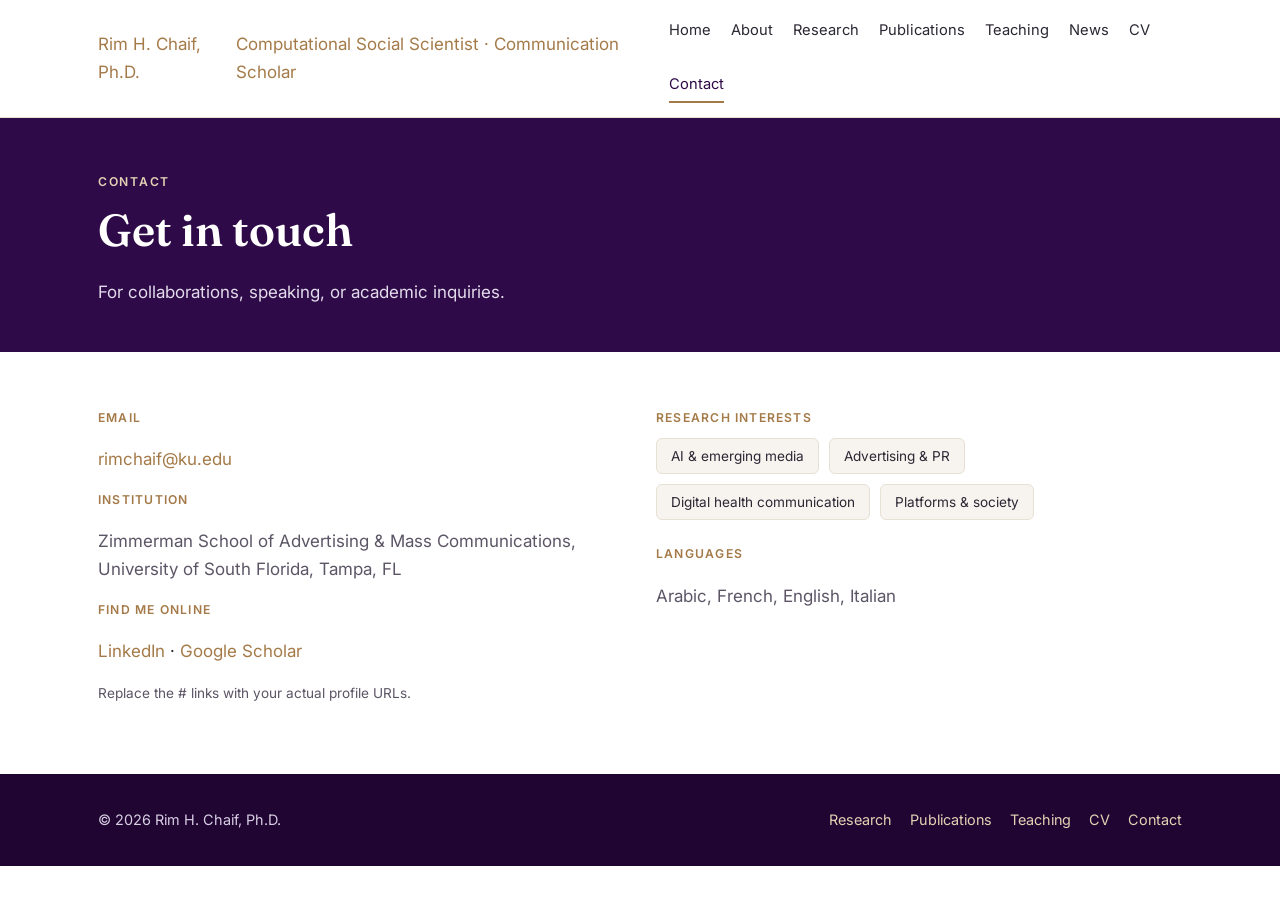
<file: contact.html>
<!DOCTYPE html>
<html lang="en">
<head>
<meta charset="UTF-8">
<meta name="viewport" content="width=device-width, initial-scale=1.0">
<title>Contact · Rim H. Chaif, Ph.D.</title>
<link rel="preconnect" href="https://fonts.googleapis.com">
<link rel="preconnect" href="https://fonts.gstatic.com" crossorigin>
<link href="https://fonts.googleapis.com/css2?family=Fraunces:ital,opsz,wght@0,9..144,400;0,9..144,600;1,9..144,400&family=Inter:wght@400;500;600&display=swap" rel="stylesheet">
<link rel="stylesheet" href="style.css">
</head>
<body>
<header class="site-header">
  <div class="nav-inner">
    <div class="brand">
      <a href="index.html">
        <span class="name">Rim H. Chaif, Ph.D.</span>
        <span class="tag">Computational Social Scientist · Communication Scholar</span>
      </a>
    </div>
    <button class="nav-toggle" aria-label="Toggle navigation" onclick="document.getElementById('nav').classList.toggle('open')">☰</button>
    <nav class="nav-links" id="nav">
      <a href="index.html" >Home</a>
      <a href="about.html" >About</a>
      <a href="research.html" >Research</a>
      <a href="publications.html" >Publications</a>
      <a href="teaching.html" >Teaching</a>
      <a href="news.html" >News</a>
      <a href="cv.html" >CV</a>
      <a href="contact.html" class="active">Contact</a>
    </nav>
  </div>
</header>

<section class="page-head">
  <div class="wrap">
    <div class="eyebrow">Contact</div>
    <h1>Get in touch</h1>
    <p>For collaborations, speaking, or academic inquiries.</p>
  </div>
</section>

<section>
  <div class="wrap contact-grid">
    <div>
      <div class="field">
        <div class="label">Email</div>
        <p><a href="mailto:rimchaif@ku.edu">rimchaif@ku.edu</a></p>
      </div>
      <div class="field">
        <div class="label">Institution</div>
        <p class="muted">Zimmerman School of Advertising &amp; Mass Communications,<br>University of South Florida, Tampa, FL</p>
      </div>
      <div class="field">
        <div class="label">Find me online</div>
        <p><a href="#">LinkedIn</a> · <a href="#">Google Scholar</a></p>
        <p class="muted" style="font-size:0.85rem;">Replace the # links with your actual profile URLs.</p>
      </div>
    </div>
    <div>
      <div class="field">
        <div class="label">Research interests</div>
        <ul class="tag-list" style="margin-top:10px;">
          <li>AI &amp; emerging media</li>
          <li>Advertising &amp; PR</li>
          <li>Digital health communication</li>
          <li>Platforms &amp; society</li>
        </ul>
      </div>
      <div class="field" style="margin-top:24px;">
        <div class="label">Languages</div>
        <p class="muted">Arabic, French, English, Italian</p>
      </div>
    </div>
  </div>
</section>
<footer class="site-footer">
  <div class="wrap footer-inner">
    <div>© 2026 Rim H. Chaif, Ph.D.</div>
    <nav class="fnav">
      <a href="research.html">Research</a>
      <a href="publications.html">Publications</a>
      <a href="teaching.html">Teaching</a>
      <a href="cv.html">CV</a>
      <a href="contact.html">Contact</a>
    </nav>
  </div>
</footer>
</body>
</html>
</file>
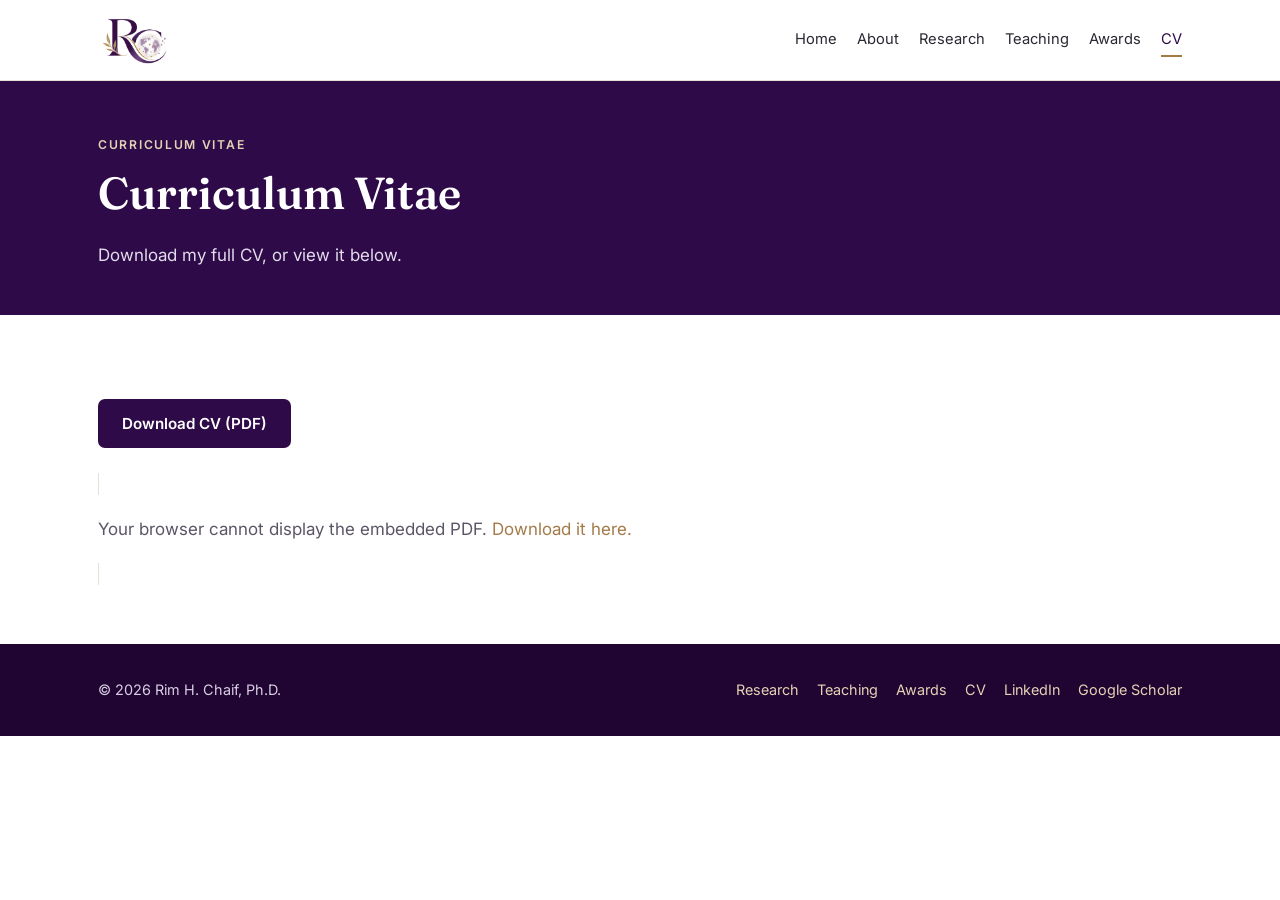
<file: cv.html>
<!DOCTYPE html>
<html lang="en">
<head>
<meta charset="UTF-8">
<meta name="viewport" content="width=device-width, initial-scale=1.0">
<title>CV · Rim H. Chaif, Ph.D.</title>
<link rel="preconnect" href="https://fonts.googleapis.com">
<link rel="preconnect" href="https://fonts.gstatic.com" crossorigin>
<link href="https://fonts.googleapis.com/css2?family=Fraunces:ital,opsz,wght@0,9..144,400;0,9..144,600;1,9..144,400&family=Inter:wght@400;500;600&display=swap" rel="stylesheet">
<link rel="stylesheet" href="style.css">
</head>
<body>
<header class="site-header">
  <div class="nav-inner">
    <div class="brand">
      <a href="index.html"><img class="logo-img" src="assets/images/logo-rc.png" alt="Rim H. Chaif"></a>
    </div>
    <button class="nav-toggle" aria-label="Toggle navigation" onclick="document.getElementById('nav').classList.toggle('open')">☰</button>
    <nav class="nav-links" id="nav">
      <a href="index.html" >Home</a>
      <a href="about.html" >About</a>
      <a href="research.html" >Research</a>
      <a href="teaching.html" >Teaching</a>
      <a href="awards.html" >Awards</a>
      <a href="cv.html" class="active">CV</a>
    </nav>
  </div>
</header>
<section class="page-head"><div class="wrap"><div class="eyebrow">Curriculum Vitae</div><h1>Curriculum Vitae</h1><p>Download my full CV, or view it below.</p></div></section>
<section><div class="wrap">
<div class="btn-row"><a class="btn btn-primary" href="assets/RimChaif_CV.pdf" download>Download CV (PDF)</a></div>
<object class="cv-embed" data="assets/RimChaif_CV.pdf" type="application/pdf"><p class="muted">Your browser cannot display the embedded PDF. <a href="assets/RimChaif_CV.pdf">Download it here.</a></p></object>
</div></section>

<footer class="site-footer">
  <div class="wrap footer-inner">
    <div>© 2026 Rim H. Chaif, Ph.D.</div>
    <nav class="fnav">
      <a href="research.html">Research</a>
      <a href="teaching.html">Teaching</a>
      <a href="awards.html">Awards</a>
      <a href="cv.html">CV</a>
    <a href="https://www.linkedin.com/in/rim-hayat-chaif/" target="_blank" rel="noopener">LinkedIn</a><a href="https://scholar.google.com/citations?user=jyKJPnQAAAAJ&hl=en" target="_blank" rel="noopener">Google Scholar</a></nav>
  </div>
</footer>
</body>
</html>
</file>
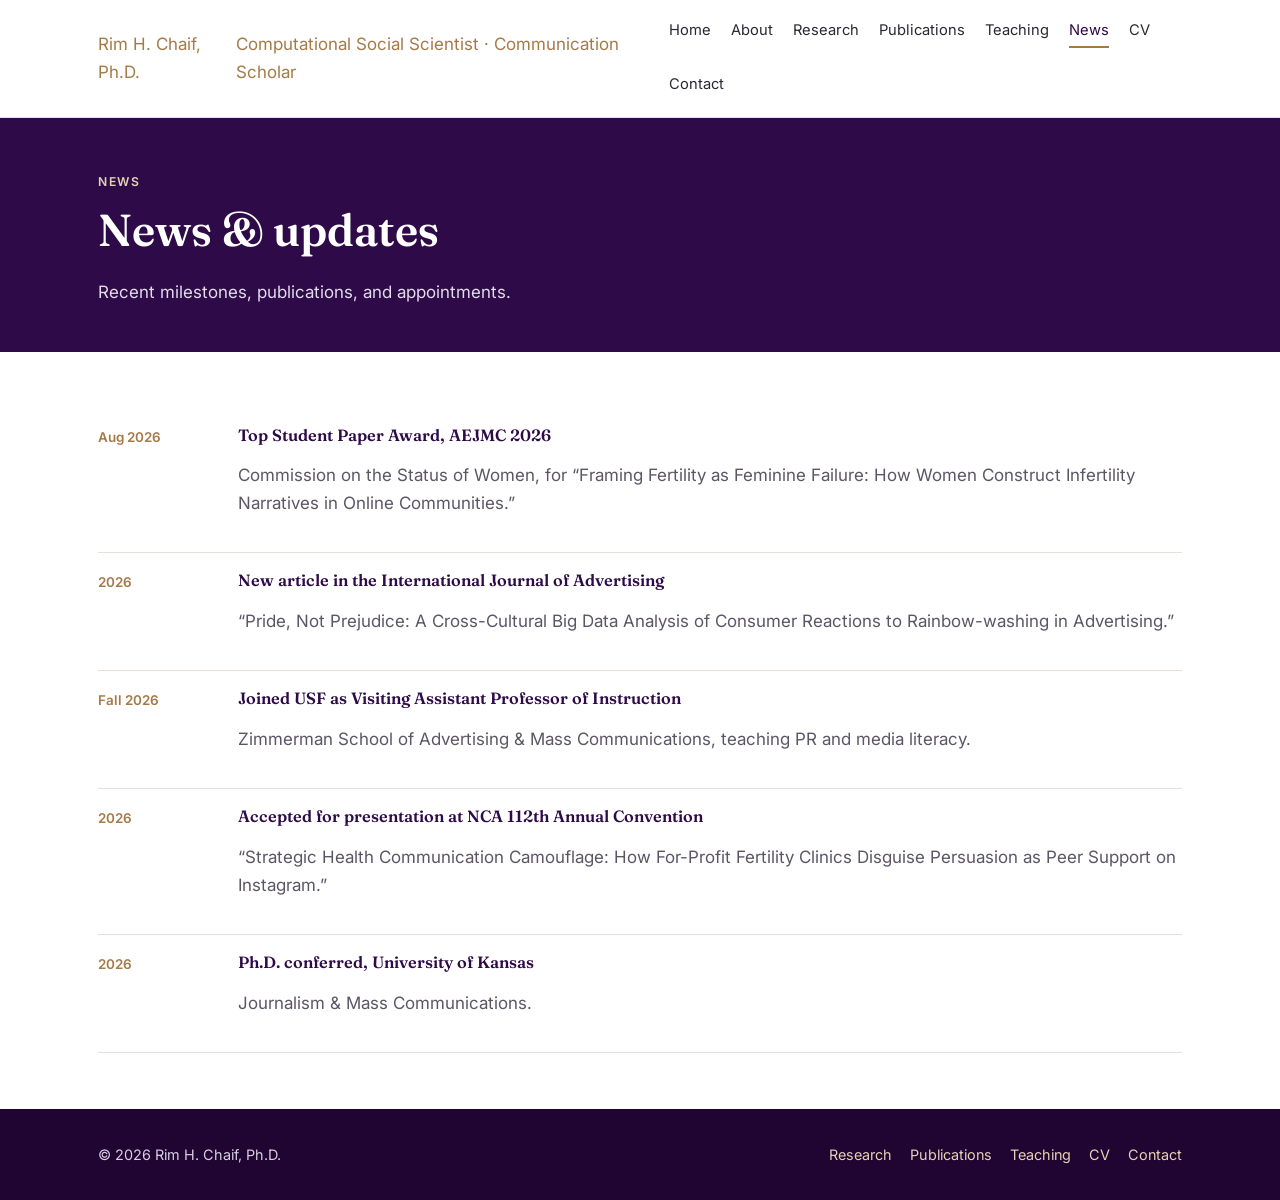
<file: news.html>
<!DOCTYPE html>
<html lang="en">
<head>
<meta charset="UTF-8">
<meta name="viewport" content="width=device-width, initial-scale=1.0">
<title>News · Rim H. Chaif, Ph.D.</title>
<link rel="preconnect" href="https://fonts.googleapis.com">
<link rel="preconnect" href="https://fonts.gstatic.com" crossorigin>
<link href="https://fonts.googleapis.com/css2?family=Fraunces:ital,opsz,wght@0,9..144,400;0,9..144,600;1,9..144,400&family=Inter:wght@400;500;600&display=swap" rel="stylesheet">
<link rel="stylesheet" href="style.css">
</head>
<body>
<header class="site-header">
  <div class="nav-inner">
    <div class="brand">
      <a href="index.html">
        <span class="name">Rim H. Chaif, Ph.D.</span>
        <span class="tag">Computational Social Scientist · Communication Scholar</span>
      </a>
    </div>
    <button class="nav-toggle" aria-label="Toggle navigation" onclick="document.getElementById('nav').classList.toggle('open')">☰</button>
    <nav class="nav-links" id="nav">
      <a href="index.html" >Home</a>
      <a href="about.html" >About</a>
      <a href="research.html" >Research</a>
      <a href="publications.html" >Publications</a>
      <a href="teaching.html" >Teaching</a>
      <a href="news.html" class="active">News</a>
      <a href="cv.html" >CV</a>
      <a href="contact.html" >Contact</a>
    </nav>
  </div>
</header>

<section class="page-head">
  <div class="wrap">
    <div class="eyebrow">News</div>
    <h1>News &amp; updates</h1>
    <p>Recent milestones, publications, and appointments.</p>
  </div>
</section>

<section>
  <div class="wrap">
    <ul class="news-list">
      <li><div class="date">Aug 2026</div><div><h4>Top Student Paper Award, AEJMC 2026</h4><p class="muted">Commission on the Status of Women, for “Framing Fertility as Feminine Failure: How Women Construct Infertility Narratives in Online Communities.”</p></div></li>
      <li><div class="date">2026</div><div><h4>New article in the International Journal of Advertising</h4><p class="muted">“Pride, Not Prejudice: A Cross-Cultural Big Data Analysis of Consumer Reactions to Rainbow-washing in Advertising.”</p></div></li>
      <li><div class="date">Fall 2026</div><div><h4>Joined USF as Visiting Assistant Professor of Instruction</h4><p class="muted">Zimmerman School of Advertising &amp; Mass Communications, teaching PR and media literacy.</p></div></li>
      <li><div class="date">2026</div><div><h4>Accepted for presentation at NCA 112th Annual Convention</h4><p class="muted">“Strategic Health Communication Camouflage: How For-Profit Fertility Clinics Disguise Persuasion as Peer Support on Instagram.”</p></div></li>
      <li><div class="date">2026</div><div><h4>Ph.D. conferred, University of Kansas</h4><p class="muted">Journalism &amp; Mass Communications.</p></div></li>
    </ul>
  </div>
</section>
<footer class="site-footer">
  <div class="wrap footer-inner">
    <div>© 2026 Rim H. Chaif, Ph.D.</div>
    <nav class="fnav">
      <a href="research.html">Research</a>
      <a href="publications.html">Publications</a>
      <a href="teaching.html">Teaching</a>
      <a href="cv.html">CV</a>
      <a href="contact.html">Contact</a>
    </nav>
  </div>
</footer>
</body>
</html>
</file>
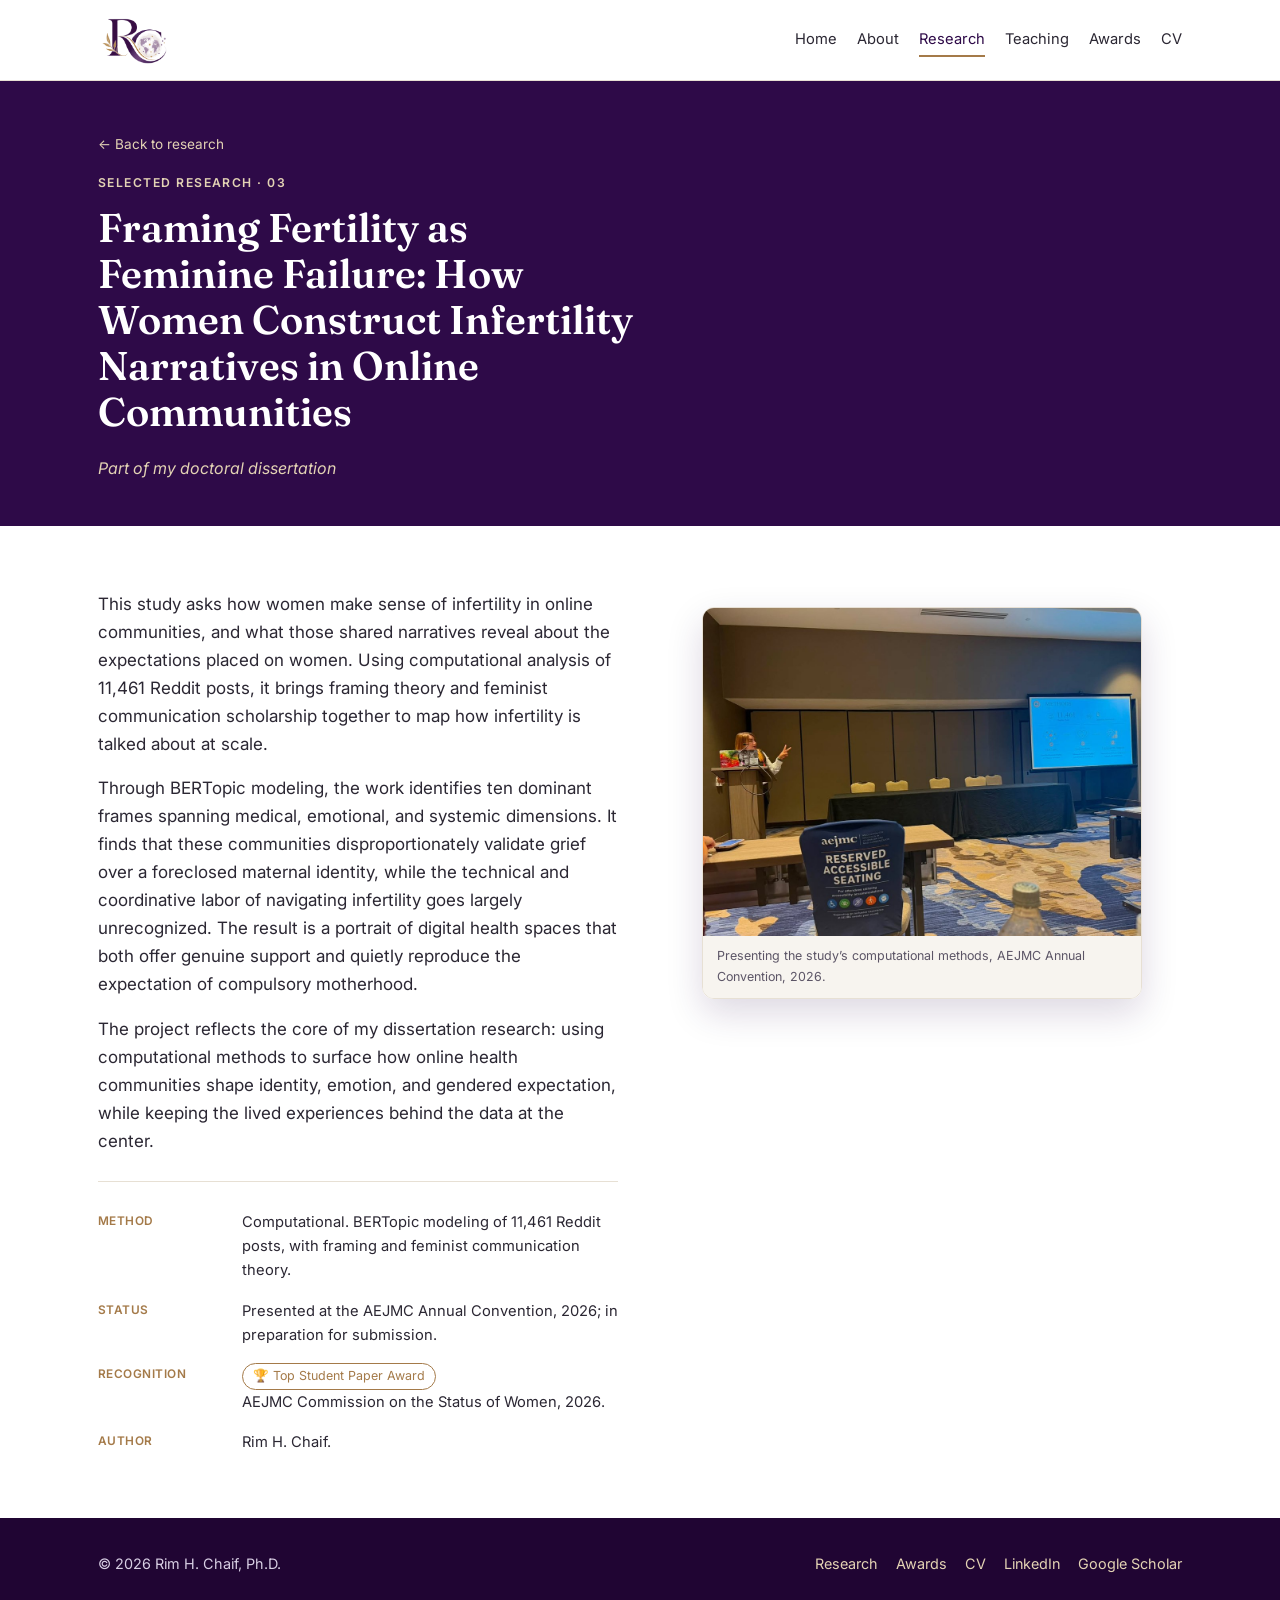
<file: project-framing.html>
<!DOCTYPE html>
<html lang="en">
<head>
<meta charset="UTF-8">
<meta name="viewport" content="width=device-width, initial-scale=1.0">
<title>Framing Fertility as Feminine Failure · Rim H. Chaif, Ph.D.</title>
<link rel="preconnect" href="https://fonts.googleapis.com">
<link rel="preconnect" href="https://fonts.gstatic.com" crossorigin>
<link href="https://fonts.googleapis.com/css2?family=Fraunces:ital,opsz,wght@0,9..144,400;0,9..144,600;1,9..144,400&family=Inter:wght@400;500;600&display=swap" rel="stylesheet">
<link rel="stylesheet" href="style.css">
</head>
<body>
<header class="site-header">
  <div class="nav-inner">
    <div class="brand">
      <a href="index.html"><img class="logo-img" src="assets/images/logo-rc.png" alt="Rim H. Chaif"></a>
    </div>
    <button class="nav-toggle" aria-label="Toggle navigation" onclick="document.getElementById('nav').classList.toggle('open')">☰</button>
    <nav class="nav-links" id="nav">
      <a href="index.html">Home</a>
      <a href="about.html">About</a>
      <a href="research.html" class="active">Research</a>
      <a href="teaching.html">Teaching</a>
      <a href="awards.html">Awards</a>
      <a href="cv.html">CV</a>
    </nav>
  </div>
</header>

<section class="proj-hero">
  <div class="wrap">
    <a class="proj-back" href="index.html#selected">← Back to research</a>
    <div class="eyebrow">Selected Research · 03</div>
    <h1>Framing Fertility as Feminine Failure: How Women Construct Infertility Narratives in Online Communities</h1>
    <div class="collab">Part of my doctoral dissertation</div>
  </div>
</section>

<section>
  <div class="wrap proj-grid photo-big">
    <div class="proj-body">
      <p>This study asks how women make sense of infertility in online communities, and what those shared narratives reveal about the expectations placed on women. Using computational analysis of 11,461 Reddit posts, it brings framing theory and feminist communication scholarship together to map how infertility is talked about at scale.</p>
      <p>Through BERTopic modeling, the work identifies ten dominant frames spanning medical, emotional, and systemic dimensions. It finds that these communities disproportionately validate grief over a foreclosed maternal identity, while the technical and coordinative labor of navigating infertility goes largely unrecognized. The result is a portrait of digital health spaces that both offer genuine support and quietly reproduce the expectation of compulsory motherhood.</p>
      <p>The project reflects the core of my dissertation research: using computational methods to surface how online health communities shape identity, emotion, and gendered expectation, while keeping the lived experiences behind the data at the center.</p>
      <div class="proj-meta">
        <div class="row"><div class="k">Method</div><div>Computational. BERTopic modeling of 11,461 Reddit posts, with framing and feminist communication theory.</div></div>
        <div class="row"><div class="k">Status</div><div>Presented at the AEJMC Annual Convention, 2026; in preparation for submission.</div></div>
        <div class="row"><div class="k">Recognition</div><div><span class="badge">🏆 Top Student Paper Award</span><br style="line-height:1.8;">AEJMC Commission on the Status of Women, 2026.</div></div>
        <div class="row"><div class="k">Author</div><div>Rim H. Chaif.</div></div>
      </div>
    </div>
    <figure class="proj-photo">
      <img src="assets/images/project-framing.jpg" alt="Rim Chaif presenting the computational methods for this research">
      <figcaption>Presenting the study’s computational methods, AEJMC Annual Convention, 2026.</figcaption>
    </figure>
  </div>
</section>

<footer class="site-footer">
  <div class="wrap footer-inner">
    <div>© 2026 Rim H. Chaif, Ph.D.</div>
    <nav class="fnav"><a href="research.html">Research</a><a href="awards.html">Awards</a><a href="cv.html">CV</a><a href="https://www.linkedin.com/in/rim-hayat-chaif/" target="_blank" rel="noopener">LinkedIn</a><a href="https://scholar.google.com/citations?user=jyKJPnQAAAAJ&hl=en" target="_blank" rel="noopener">Google Scholar</a></nav>
  </div>
</footer>
</body></html>
</file>
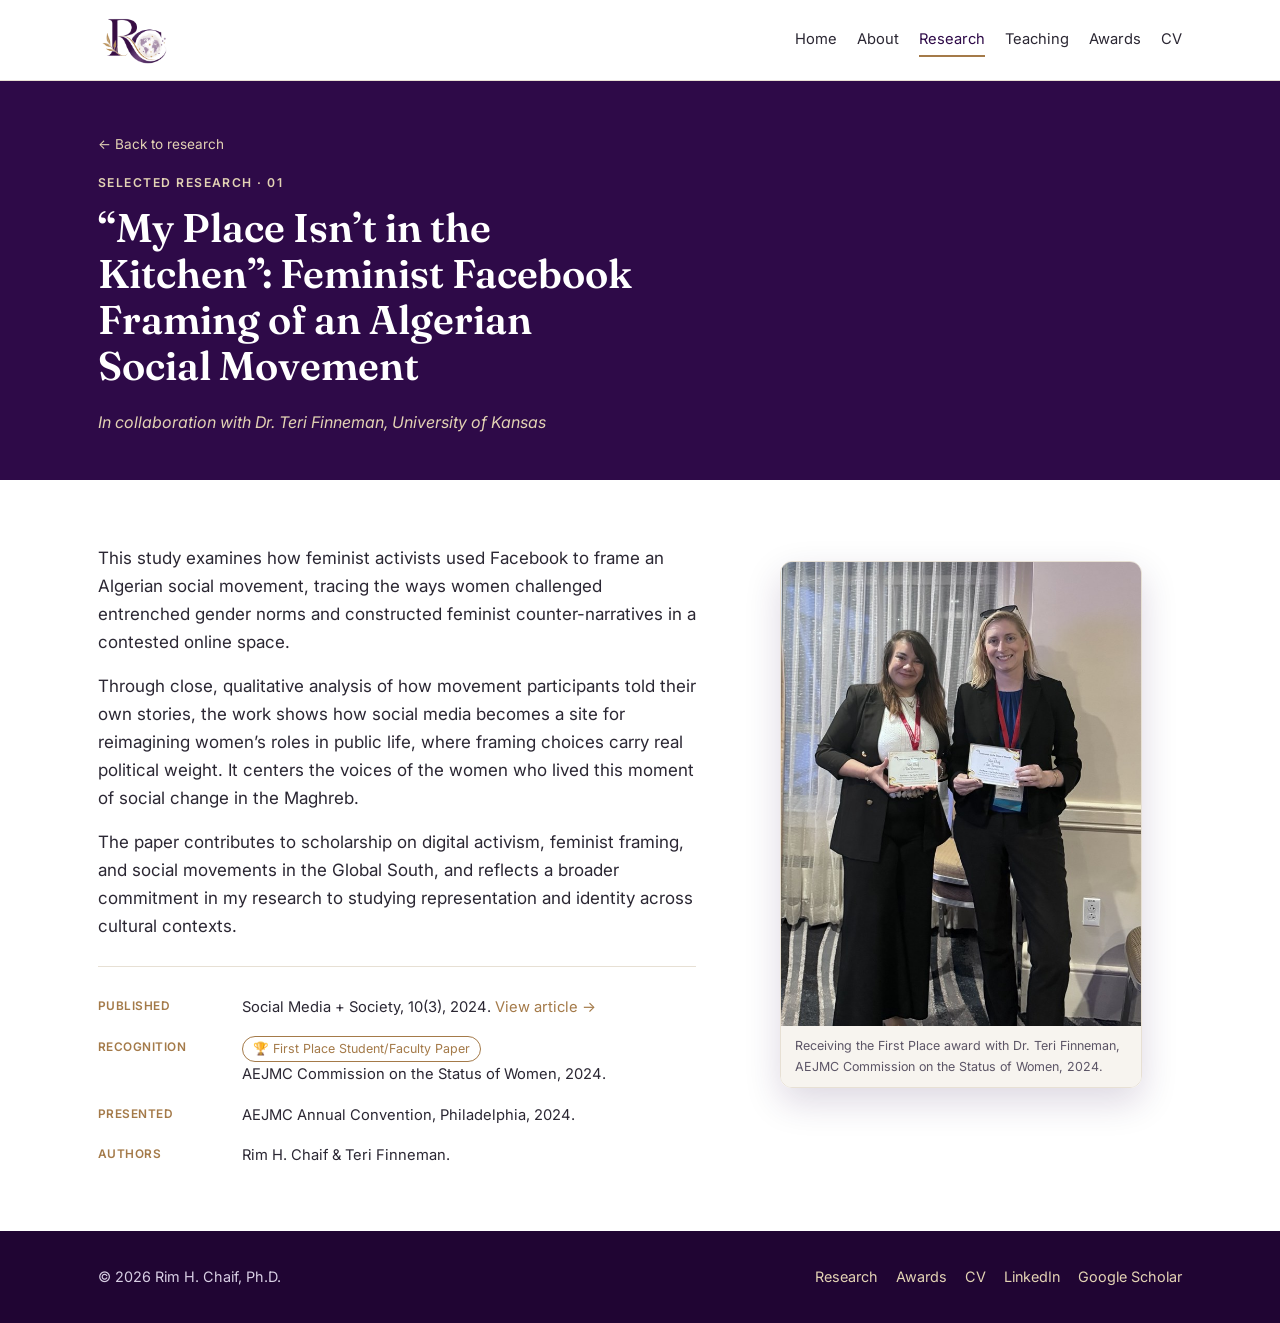
<file: project-kitchen.html>
<!DOCTYPE html>
<html lang="en">
<head>
<meta charset="UTF-8">
<meta name="viewport" content="width=device-width, initial-scale=1.0">
<title>“My Place Isn’t in the Kitchen” · Rim H. Chaif, Ph.D.</title>
<link rel="preconnect" href="https://fonts.googleapis.com">
<link rel="preconnect" href="https://fonts.gstatic.com" crossorigin>
<link href="https://fonts.googleapis.com/css2?family=Fraunces:ital,opsz,wght@0,9..144,400;0,9..144,600;1,9..144,400&family=Inter:wght@400;500;600&display=swap" rel="stylesheet">
<link rel="stylesheet" href="style.css">
</head>
<body>
<header class="site-header">
  <div class="nav-inner">
    <div class="brand">
      <a href="index.html"><img class="logo-img" src="assets/images/logo-rc.png" alt="Rim H. Chaif"></a>
    </div>
    <button class="nav-toggle" aria-label="Toggle navigation" onclick="document.getElementById('nav').classList.toggle('open')">☰</button>
    <nav class="nav-links" id="nav">
      <a href="index.html" >Home</a>
      <a href="about.html" >About</a>
      <a href="research.html" class="active">Research</a>
      <a href="teaching.html" >Teaching</a>
      <a href="awards.html" >Awards</a>
      <a href="cv.html" >CV</a>
    </nav>
  </div>
</header>

<section class="proj-hero">
  <div class="wrap">
    <a class="proj-back" href="index.html#selected">← Back to research</a>
    <div class="eyebrow">Selected Research · 01</div>
    <h1>“My Place Isn’t in the Kitchen”: Feminist Facebook Framing of an Algerian Social Movement</h1>
    <div class="collab">In collaboration with Dr. Teri Finneman, University of Kansas</div>
  </div>
</section>

<section>
  <div class="wrap proj-grid">
    <div class="proj-body">
      <p>This study examines how feminist activists used Facebook to frame an Algerian social movement, tracing the ways women challenged entrenched gender norms and constructed feminist counter-narratives in a contested online space.</p>
      <p>Through close, qualitative analysis of how movement participants told their own stories, the work shows how social media becomes a site for reimagining women’s roles in public life, where framing choices carry real political weight. It centers the voices of the women who lived this moment of social change in the Maghreb.</p>
      <p>The paper contributes to scholarship on digital activism, feminist framing, and social movements in the Global South, and reflects a broader commitment in my research to studying representation and identity across cultural contexts.</p>
      <div class="proj-meta">
        <div class="row"><div class="k">Published</div><div>Social Media + Society, 10(3), 2024. <a href="https://doi.org/10.1177/20563051241274657" target="_blank" rel="noopener">View article →</a></div></div>
        <div class="row"><div class="k">Recognition</div><div><span class="badge">🏆 First Place Student/Faculty Paper</span><br style="line-height:1.8;">AEJMC Commission on the Status of Women, 2024.</div></div>
        <div class="row"><div class="k">Presented</div><div>AEJMC Annual Convention, Philadelphia, 2024.</div></div>
        <div class="row"><div class="k">Authors</div><div>Rim H. Chaif &amp; Teri Finneman.</div></div>
      </div>
    </div>
    <figure class="proj-photo">
      <img src="assets/images/project-kitchen.jpg" alt="Rim Chaif and Dr. Teri Finneman receiving the First Place award">
      <figcaption>Receiving the First Place award with Dr. Teri Finneman, AEJMC Commission on the Status of Women, 2024.</figcaption>
    </figure>
  </div>
</section>
<footer class="site-footer">
  <div class="wrap footer-inner">
    <div>© 2026 Rim H. Chaif, Ph.D.</div>
    <nav class="fnav"><a href="research.html">Research</a><a href="awards.html">Awards</a><a href="cv.html">CV</a><a href="https://www.linkedin.com/in/rim-hayat-chaif/" target="_blank" rel="noopener">LinkedIn</a><a href="https://scholar.google.com/citations?user=jyKJPnQAAAAJ&hl=en" target="_blank" rel="noopener">Google Scholar</a></nav>
  </div>
</footer>
</body></html>
</file>
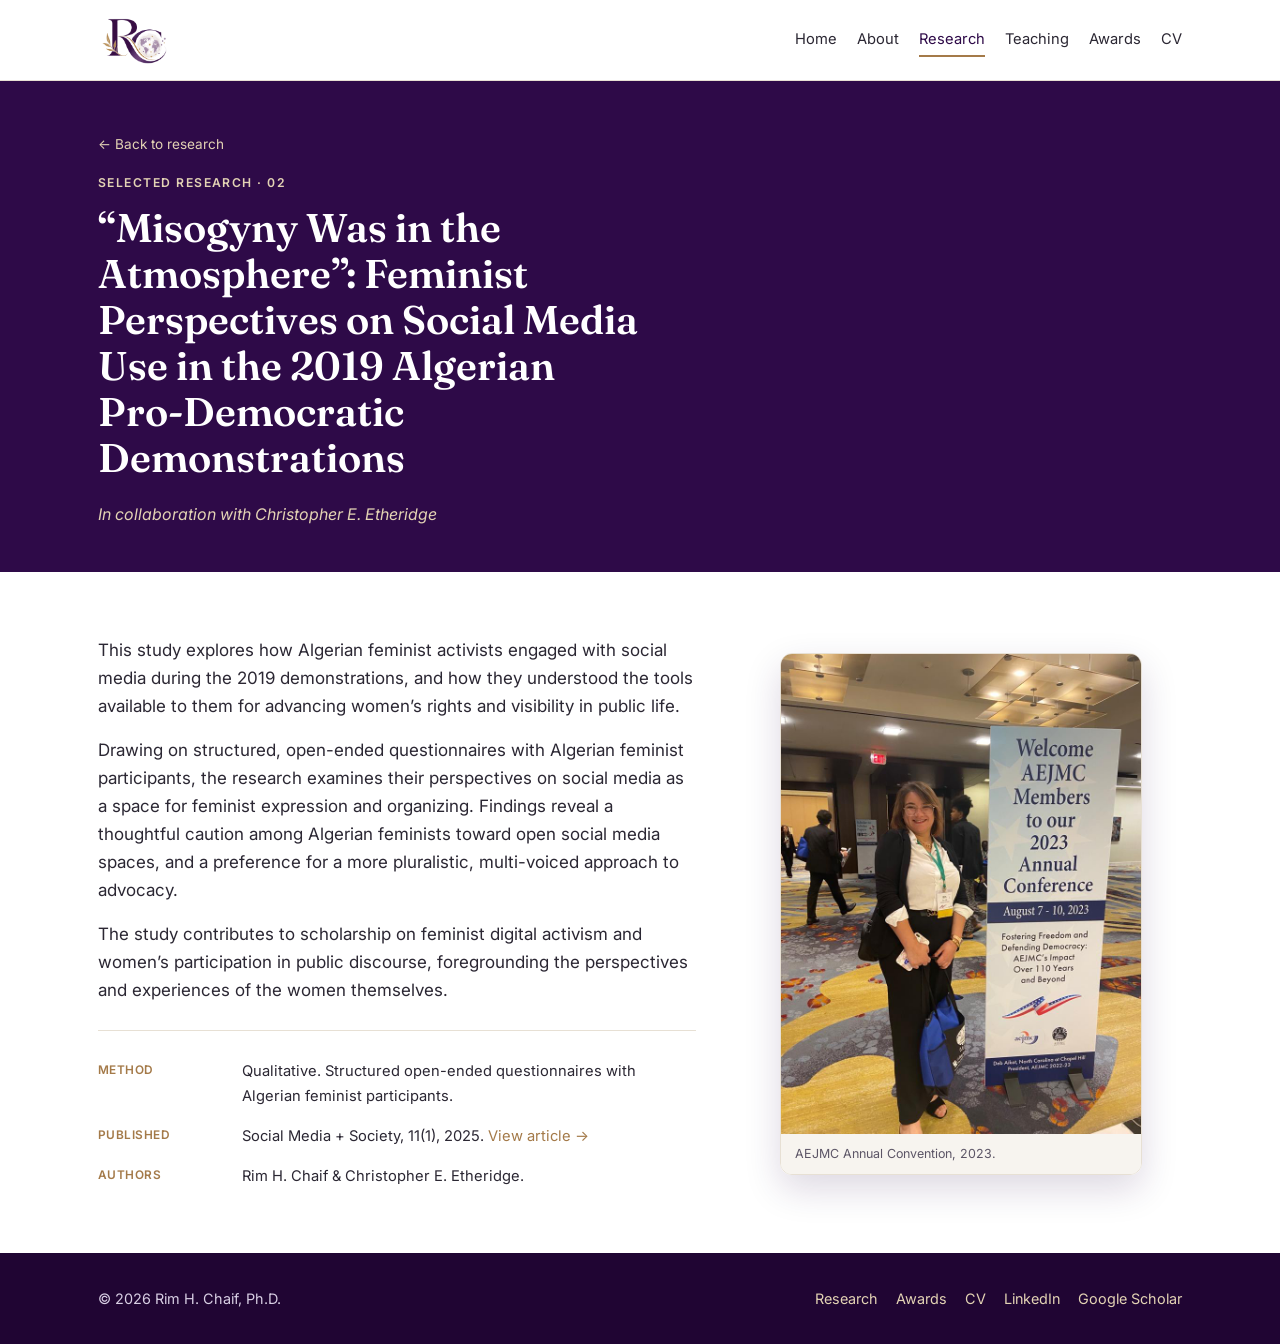
<file: project-misogyny.html>
<!DOCTYPE html>
<html lang="en">
<head>
<meta charset="UTF-8">
<meta name="viewport" content="width=device-width, initial-scale=1.0">
<title>“Misogyny Was in the Atmosphere” · Rim H. Chaif, Ph.D.</title>
<link rel="preconnect" href="https://fonts.googleapis.com">
<link rel="preconnect" href="https://fonts.gstatic.com" crossorigin>
<link href="https://fonts.googleapis.com/css2?family=Fraunces:ital,opsz,wght@0,9..144,400;0,9..144,600;1,9..144,400&family=Inter:wght@400;500;600&display=swap" rel="stylesheet">
<link rel="stylesheet" href="style.css">
</head>
<body>
<header class="site-header">
  <div class="nav-inner">
    <div class="brand">
      <a href="index.html"><img class="logo-img" src="assets/images/logo-rc.png" alt="Rim H. Chaif"></a>
    </div>
    <button class="nav-toggle" aria-label="Toggle navigation" onclick="document.getElementById('nav').classList.toggle('open')">☰</button>
    <nav class="nav-links" id="nav">
      <a href="index.html">Home</a>
      <a href="about.html">About</a>
      <a href="research.html" class="active">Research</a>
      <a href="teaching.html">Teaching</a>
      <a href="awards.html">Awards</a>
      <a href="cv.html">CV</a>
    </nav>
  </div>
</header>

<section class="proj-hero">
  <div class="wrap">
    <a class="proj-back" href="index.html#selected">← Back to research</a>
    <div class="eyebrow">Selected Research · 02</div>
    <h1>“Misogyny Was in the Atmosphere”: Feminist Perspectives on Social Media Use in the 2019 Algerian Pro-Democratic Demonstrations</h1>
    <div class="collab">In collaboration with Christopher E. Etheridge</div>
  </div>
</section>

<section>
  <div class="wrap proj-grid">
    <div class="proj-body">
      <p>This study explores how Algerian feminist activists engaged with social media during the 2019 demonstrations, and how they understood the tools available to them for advancing women’s rights and visibility in public life.</p>
      <p>Drawing on structured, open-ended questionnaires with Algerian feminist participants, the research examines their perspectives on social media as a space for feminist expression and organizing. Findings reveal a thoughtful caution among Algerian feminists toward open social media spaces, and a preference for a more pluralistic, multi-voiced approach to advocacy.</p>
      <p>The study contributes to scholarship on feminist digital activism and women’s participation in public discourse, foregrounding the perspectives and experiences of the women themselves.</p>
      <div class="proj-meta">
        <div class="row"><div class="k">Method</div><div>Qualitative. Structured open-ended questionnaires with Algerian feminist participants.</div></div>
        <div class="row"><div class="k">Published</div><div>Social Media + Society, 11(1), 2025. <a href="https://doi.org/10.1177/20563051251315251" target="_blank" rel="noopener">View article →</a></div></div>
        <div class="row"><div class="k">Authors</div><div>Rim H. Chaif &amp; Christopher E. Etheridge.</div></div>
      </div>
    </div>
    <figure class="proj-photo">
      <img src="assets/images/project-misogyny.jpg" alt="Rim Chaif presenting this research at a conference">
      <figcaption>AEJMC Annual Convention, 2023.</figcaption>
    </figure>
  </div>
</section>

<footer class="site-footer">
  <div class="wrap footer-inner">
    <div>© 2026 Rim H. Chaif, Ph.D.</div>
    <nav class="fnav"><a href="research.html">Research</a><a href="awards.html">Awards</a><a href="cv.html">CV</a><a href="https://www.linkedin.com/in/rim-hayat-chaif/" target="_blank" rel="noopener">LinkedIn</a><a href="https://scholar.google.com/citations?user=jyKJPnQAAAAJ&hl=en" target="_blank" rel="noopener">Google Scholar</a></nav>
  </div>
</footer>
</body></html>
</file>
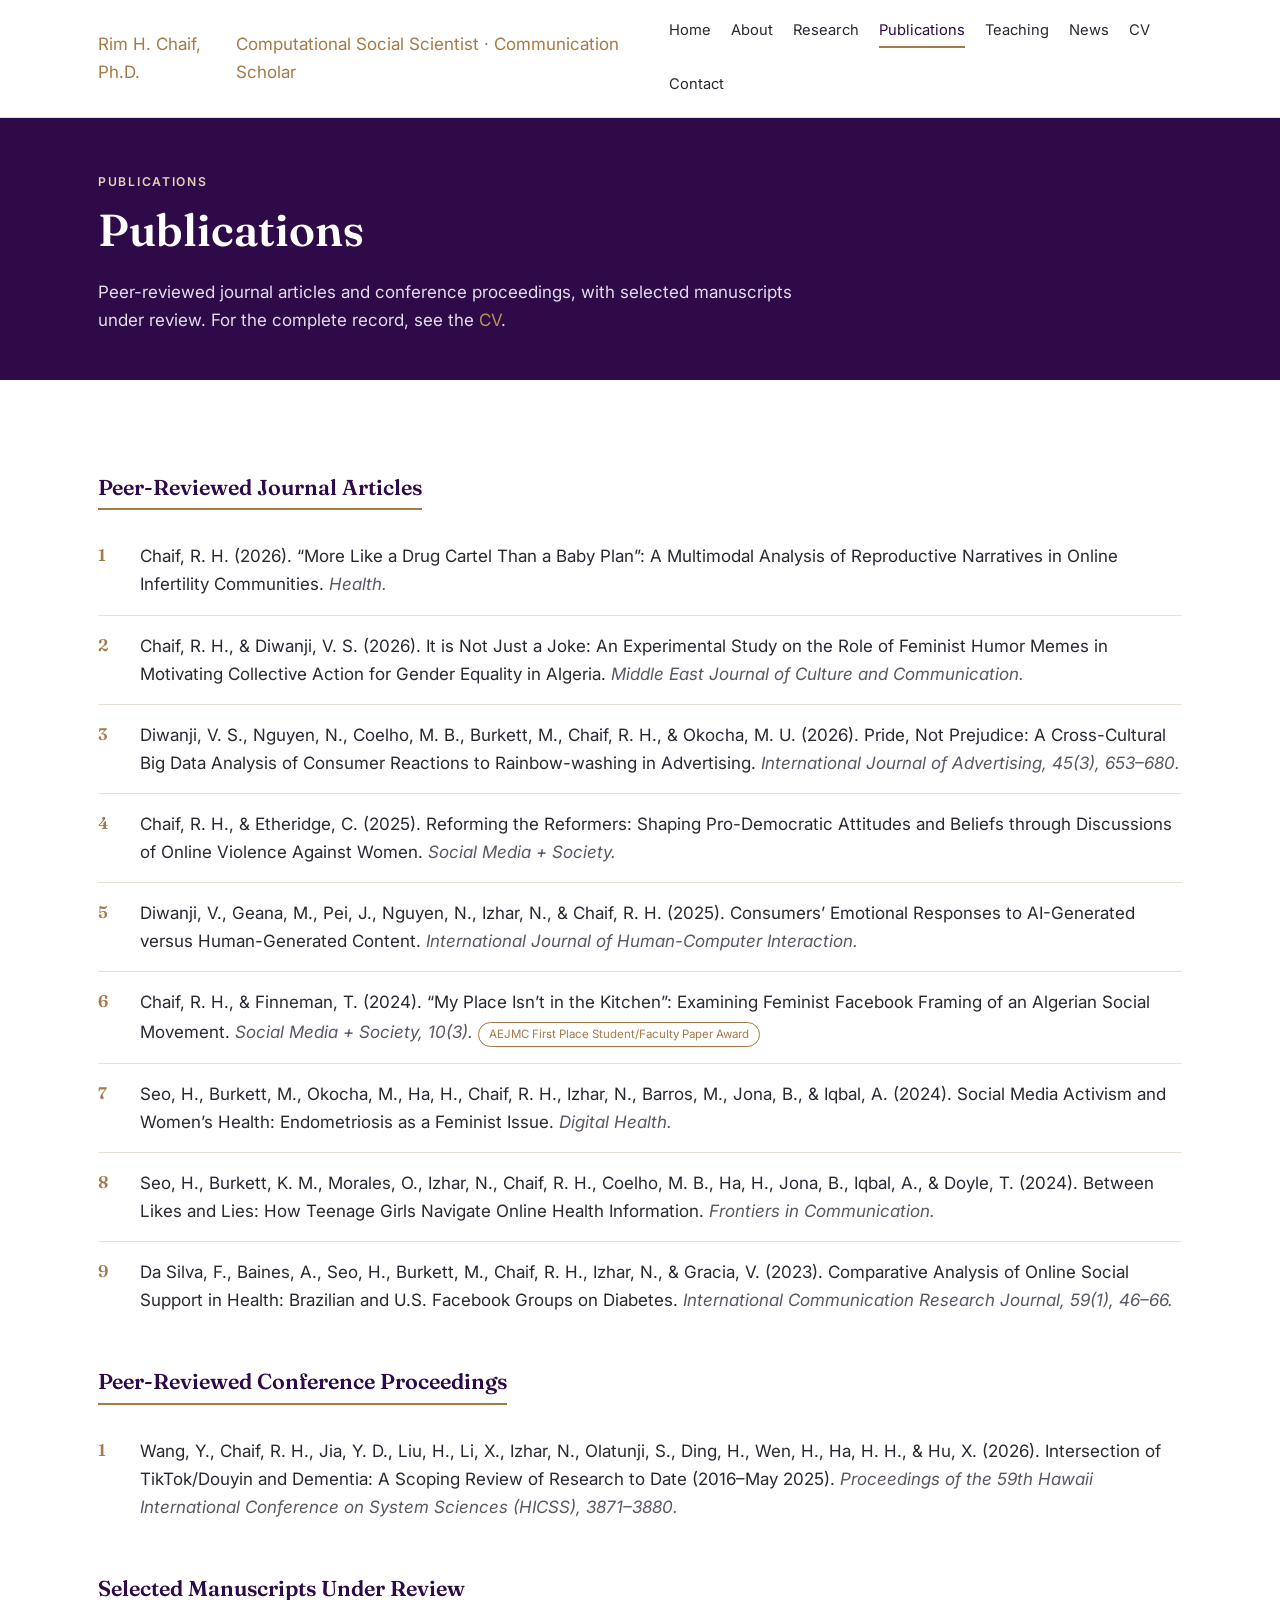
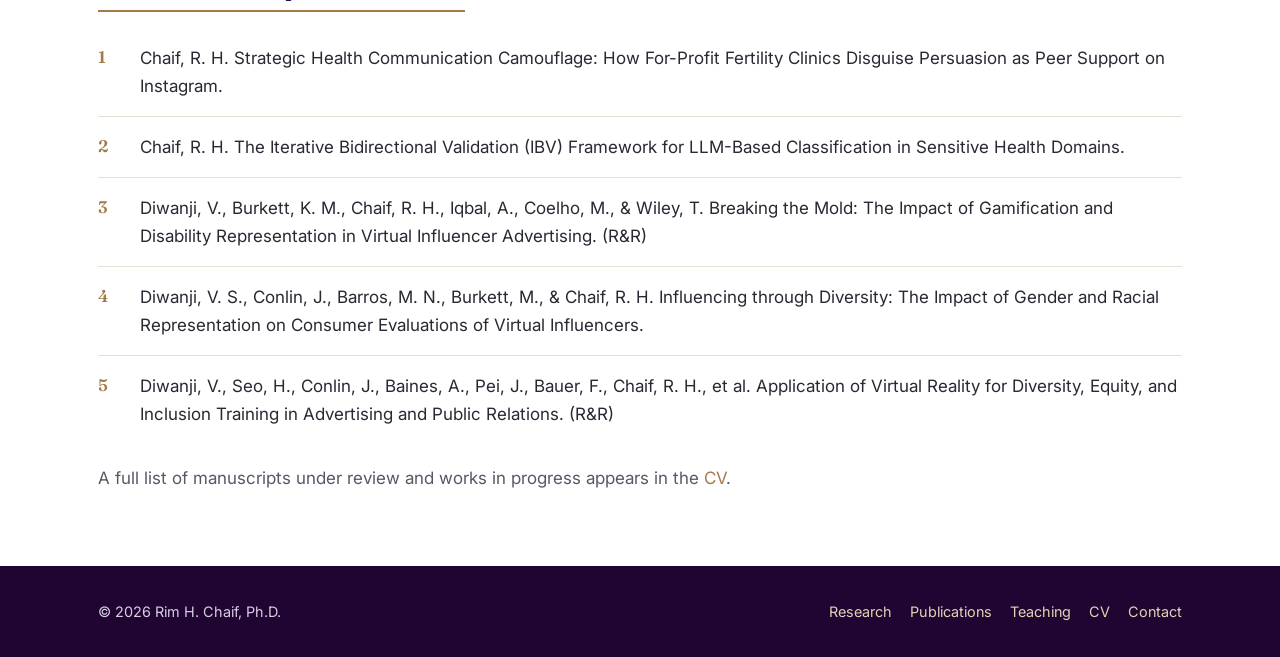
<file: publications.html>
<!DOCTYPE html>
<html lang="en">
<head>
<meta charset="UTF-8">
<meta name="viewport" content="width=device-width, initial-scale=1.0">
<title>Publications · Rim H. Chaif, Ph.D.</title>
<link rel="preconnect" href="https://fonts.googleapis.com">
<link rel="preconnect" href="https://fonts.gstatic.com" crossorigin>
<link href="https://fonts.googleapis.com/css2?family=Fraunces:ital,opsz,wght@0,9..144,400;0,9..144,600;1,9..144,400&family=Inter:wght@400;500;600&display=swap" rel="stylesheet">
<link rel="stylesheet" href="style.css">
</head>
<body>
<header class="site-header">
  <div class="nav-inner">
    <div class="brand">
      <a href="index.html">
        <span class="name">Rim H. Chaif, Ph.D.</span>
        <span class="tag">Computational Social Scientist · Communication Scholar</span>
      </a>
    </div>
    <button class="nav-toggle" aria-label="Toggle navigation" onclick="document.getElementById('nav').classList.toggle('open')">☰</button>
    <nav class="nav-links" id="nav">
      <a href="index.html" >Home</a>
      <a href="about.html" >About</a>
      <a href="research.html" >Research</a>
      <a href="publications.html" class="active">Publications</a>
      <a href="teaching.html" >Teaching</a>
      <a href="news.html" >News</a>
      <a href="cv.html" >CV</a>
      <a href="contact.html" >Contact</a>
    </nav>
  </div>
</header>

<section class="page-head">
  <div class="wrap">
    <div class="eyebrow">Publications</div>
    <h1>Publications</h1>
    <p>Peer-reviewed journal articles and conference proceedings, with selected manuscripts under review. For the complete record, see the <a href="cv.html" style="color:var(--gold-soft);">CV</a>.</p>
  </div>
</section>

<section>
  <div class="wrap">
    <h3 class="subhead">Peer-Reviewed Journal Articles</h3>
    <ol class="pub-list">
      <li>Chaif, R. H. (2026). “More Like a Drug Cartel Than a Baby Plan”: A Multimodal Analysis of Reproductive Narratives in Online Infertility Communities. <span class="venue">Health.</span></li>
      <li>Chaif, R. H., &amp; Diwanji, V. S. (2026). It is Not Just a Joke: An Experimental Study on the Role of Feminist Humor Memes in Motivating Collective Action for Gender Equality in Algeria. <span class="venue">Middle East Journal of Culture and Communication.</span></li>
      <li>Diwanji, V. S., Nguyen, N., Coelho, M. B., Burkett, M., Chaif, R. H., &amp; Okocha, M. U. (2026). Pride, Not Prejudice: A Cross-Cultural Big Data Analysis of Consumer Reactions to Rainbow-washing in Advertising. <span class="venue">International Journal of Advertising, 45(3), 653–680.</span></li>
      <li>Chaif, R. H., &amp; Etheridge, C. (2025). Reforming the Reformers: Shaping Pro-Democratic Attitudes and Beliefs through Discussions of Online Violence Against Women. <span class="venue">Social Media + Society.</span></li>
      <li>Diwanji, V., Geana, M., Pei, J., Nguyen, N., Izhar, N., &amp; Chaif, R. H. (2025). Consumers’ Emotional Responses to AI-Generated versus Human-Generated Content. <span class="venue">International Journal of Human-Computer Interaction.</span></li>
      <li>Chaif, R. H., &amp; Finneman, T. (2024). “My Place Isn’t in the Kitchen”: Examining Feminist Facebook Framing of an Algerian Social Movement. <span class="venue">Social Media + Society, 10(3).</span> <span class="badge">AEJMC First Place Student/Faculty Paper Award</span></li>
      <li>Seo, H., Burkett, M., Okocha, M., Ha, H., Chaif, R. H., Izhar, N., Barros, M., Jona, B., &amp; Iqbal, A. (2024). Social Media Activism and Women’s Health: Endometriosis as a Feminist Issue. <span class="venue">Digital Health.</span></li>
      <li>Seo, H., Burkett, K. M., Morales, O., Izhar, N., Chaif, R. H., Coelho, M. B., Ha, H., Jona, B., Iqbal, A., &amp; Doyle, T. (2024). Between Likes and Lies: How Teenage Girls Navigate Online Health Information. <span class="venue">Frontiers in Communication.</span></li>
      <li>Da Silva, F., Baines, A., Seo, H., Burkett, M., Chaif, R. H., Izhar, N., &amp; Gracia, V. (2023). Comparative Analysis of Online Social Support in Health: Brazilian and U.S. Facebook Groups on Diabetes. <span class="venue">International Communication Research Journal, 59(1), 46–66.</span></li>
    </ol>

    <h3 class="subhead">Peer-Reviewed Conference Proceedings</h3>
    <ol class="pub-list">
      <li>Wang, Y., Chaif, R. H., Jia, Y. D., Liu, H., Li, X., Izhar, N., Olatunji, S., Ding, H., Wen, H., Ha, H. H., &amp; Hu, X. (2026). Intersection of TikTok/Douyin and Dementia: A Scoping Review of Research to Date (2016–May 2025). <span class="venue">Proceedings of the 59th Hawaii International Conference on System Sciences (HICSS), 3871–3880.</span></li>
    </ol>

    <h3 class="subhead">Selected Manuscripts Under Review</h3>
    <ol class="pub-list">
      <li>Chaif, R. H. Strategic Health Communication Camouflage: How For-Profit Fertility Clinics Disguise Persuasion as Peer Support on Instagram.</li>
      <li>Chaif, R. H. The Iterative Bidirectional Validation (IBV) Framework for LLM-Based Classification in Sensitive Health Domains.</li>
      <li>Diwanji, V., Burkett, K. M., Chaif, R. H., Iqbal, A., Coelho, M., &amp; Wiley, T. Breaking the Mold: The Impact of Gamification and Disability Representation in Virtual Influencer Advertising. (R&amp;R)</li>
      <li>Diwanji, V. S., Conlin, J., Barros, M. N., Burkett, M., &amp; Chaif, R. H. Influencing through Diversity: The Impact of Gender and Racial Representation on Consumer Evaluations of Virtual Influencers.</li>
      <li>Diwanji, V., Seo, H., Conlin, J., Baines, A., Pei, J., Bauer, F., Chaif, R. H., et al. Application of Virtual Reality for Diversity, Equity, and Inclusion Training in Advertising and Public Relations. (R&amp;R)</li>
    </ol>
    <p class="muted" style="margin-top:20px;">A full list of manuscripts under review and works in progress appears in the <a href="cv.html">CV</a>.</p>
  </div>
</section>
<footer class="site-footer">
  <div class="wrap footer-inner">
    <div>© 2026 Rim H. Chaif, Ph.D.</div>
    <nav class="fnav">
      <a href="research.html">Research</a>
      <a href="publications.html">Publications</a>
      <a href="teaching.html">Teaching</a>
      <a href="cv.html">CV</a>
      <a href="contact.html">Contact</a>
    </nav>
  </div>
</footer>
</body>
</html>
</file>
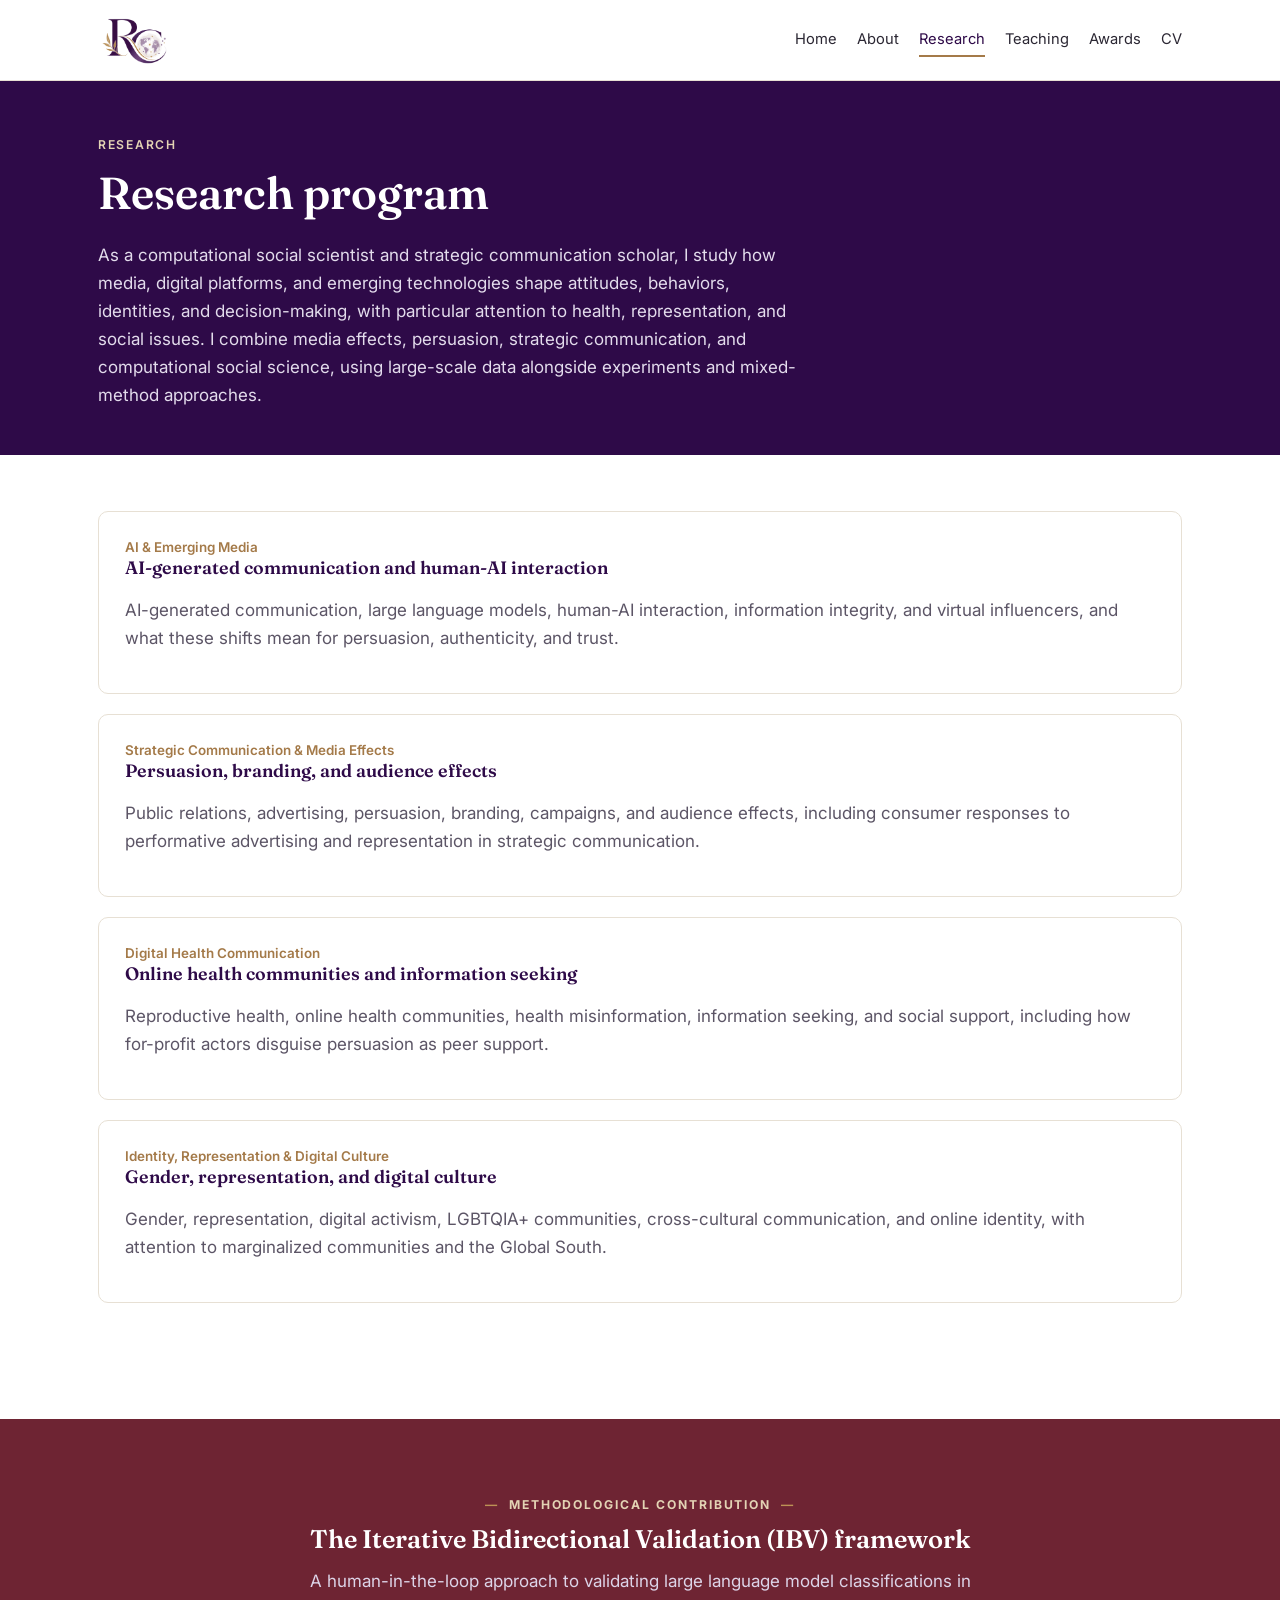
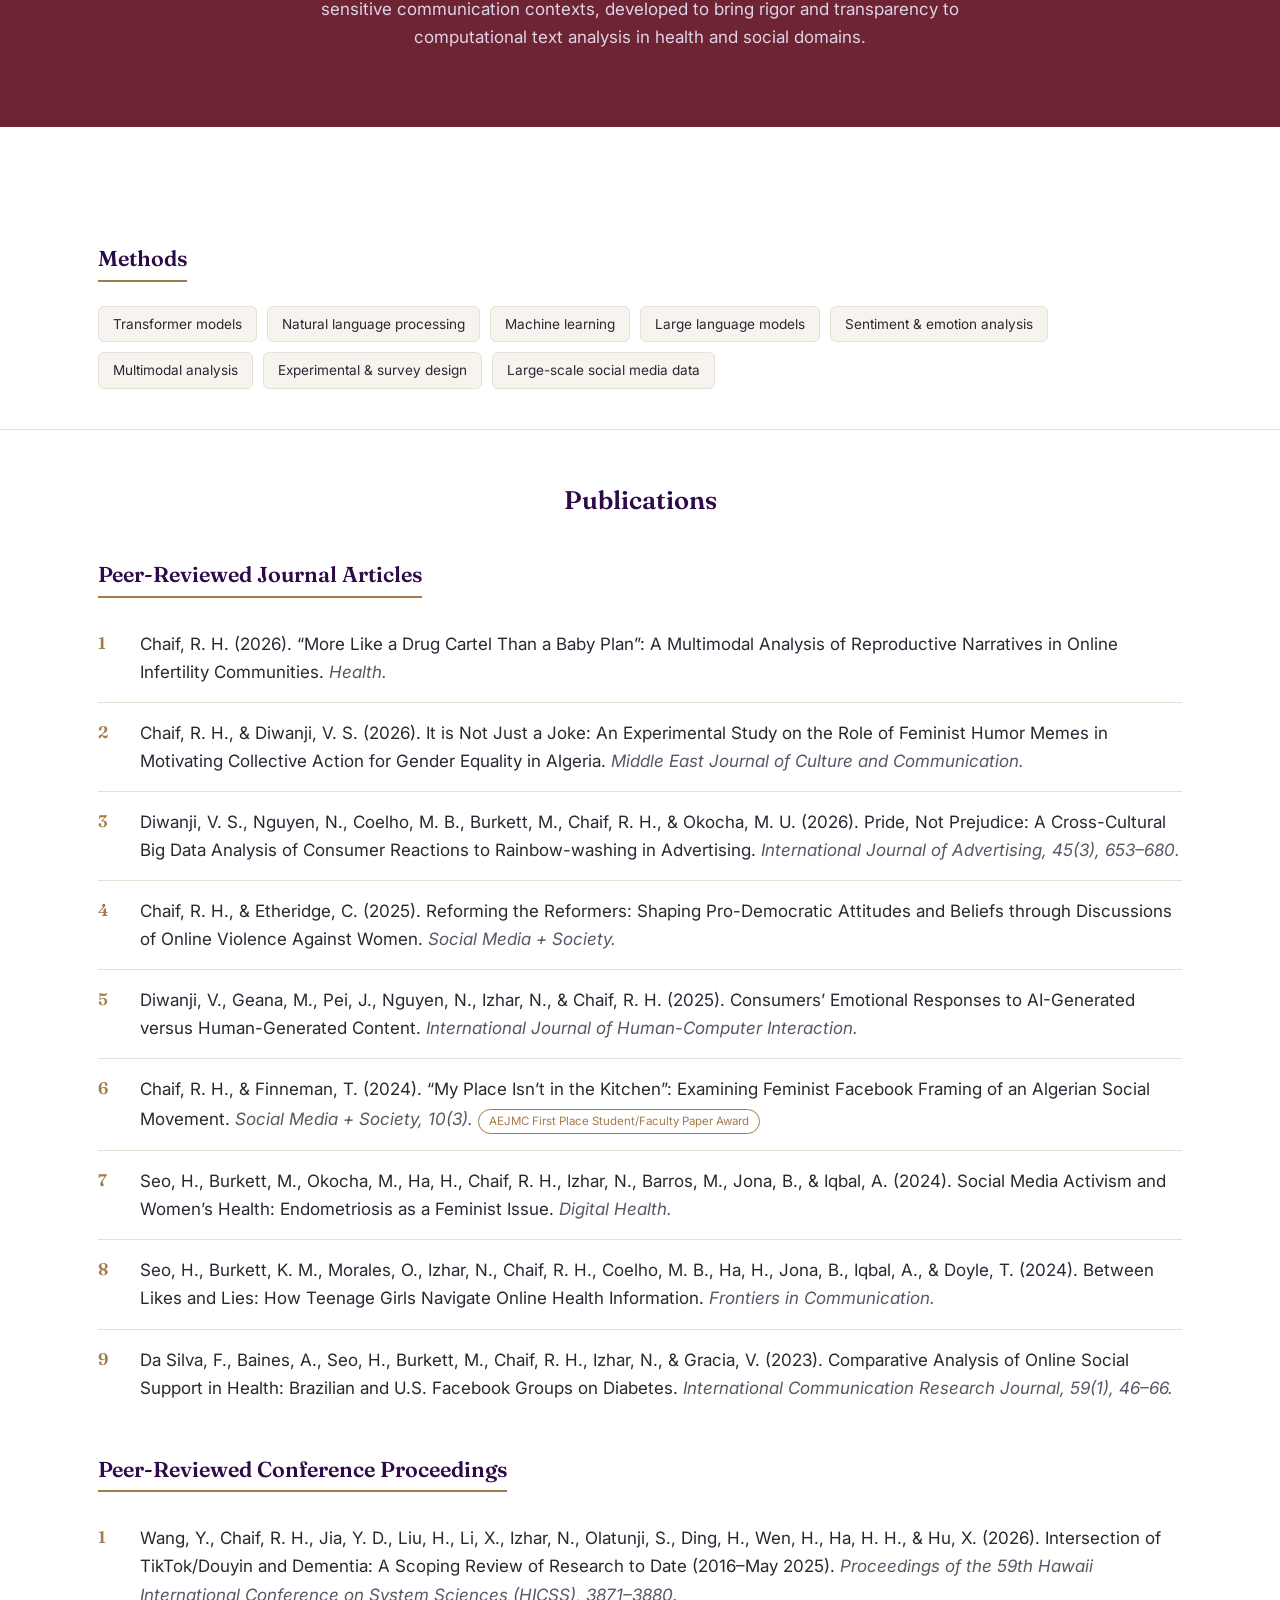
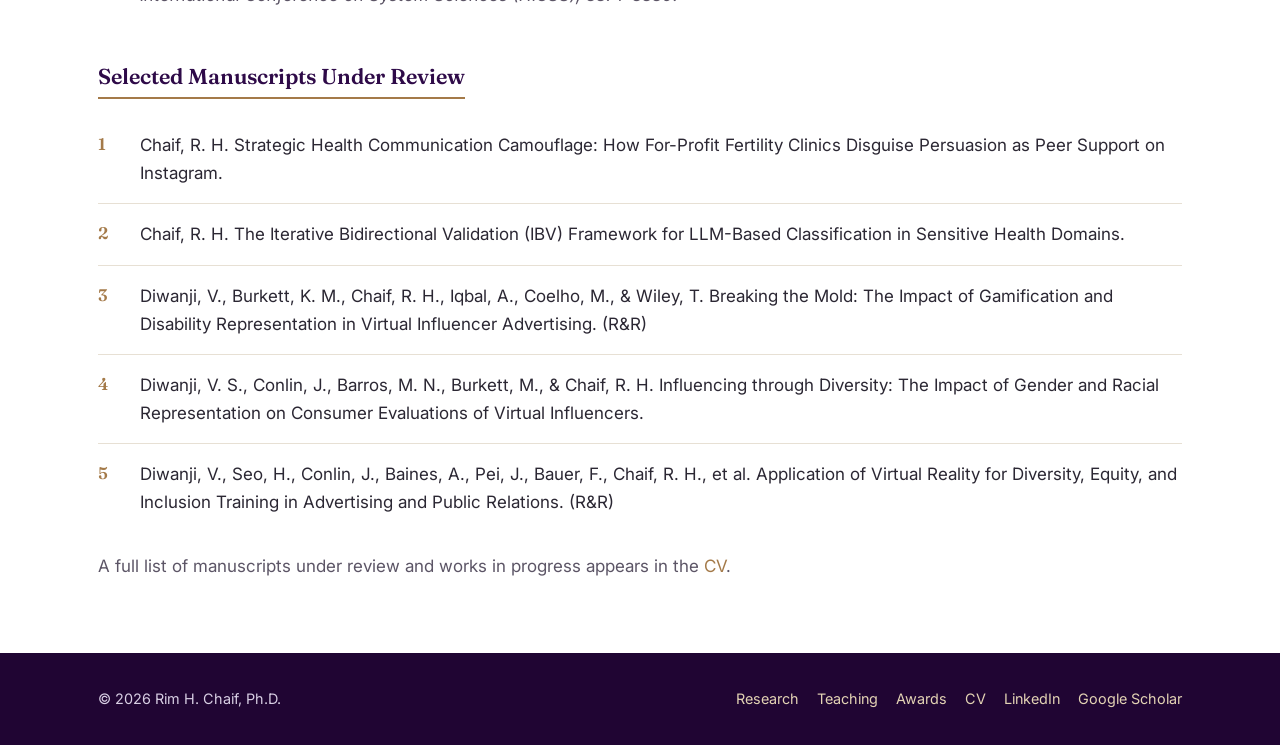
<file: research.html>
<!DOCTYPE html>
<html lang="en">
<head>
<meta charset="UTF-8">
<meta name="viewport" content="width=device-width, initial-scale=1.0">
<title>Research · Rim H. Chaif, Ph.D.</title>
<link rel="preconnect" href="https://fonts.googleapis.com">
<link rel="preconnect" href="https://fonts.gstatic.com" crossorigin>
<link href="https://fonts.googleapis.com/css2?family=Fraunces:ital,opsz,wght@0,9..144,400;0,9..144,600;1,9..144,400&family=Inter:wght@400;500;600&display=swap" rel="stylesheet">
<link rel="stylesheet" href="style.css">
</head>
<body>
<header class="site-header">
  <div class="nav-inner">
    <div class="brand">
      <a href="index.html"><img class="logo-img" src="assets/images/logo-rc.png" alt="Rim H. Chaif"></a>
    </div>
    <button class="nav-toggle" aria-label="Toggle navigation" onclick="document.getElementById('nav').classList.toggle('open')">☰</button>
    <nav class="nav-links" id="nav">
      <a href="index.html" >Home</a>
      <a href="about.html" >About</a>
      <a href="research.html" class="active">Research</a>
      <a href="teaching.html" >Teaching</a>
      <a href="awards.html" >Awards</a>
      <a href="cv.html" >CV</a>
    </nav>
  </div>
</header>
<section class="page-head"><div class="wrap"><div class="eyebrow">Research</div><h1>Research program</h1><p>As a computational social scientist and strategic communication scholar, I study how media, digital platforms, and emerging technologies shape attitudes, behaviors, identities, and decision-making, with particular attention to health, representation, and social issues. I combine media effects, persuasion, strategic communication, and computational social science, using large-scale data alongside experiments and mixed-method approaches.</p></div></section>
<section><div class="wrap">
<div class="card"><div class="meta">AI &amp; Emerging Media</div><h3>AI-generated communication and human-AI interaction</h3><p class="muted">AI-generated communication, large language models, human-AI interaction, information integrity, and virtual influencers, and what these shifts mean for persuasion, authenticity, and trust.</p></div>
<div class="card"><div class="meta">Strategic Communication &amp; Media Effects</div><h3>Persuasion, branding, and audience effects</h3><p class="muted">Public relations, advertising, persuasion, branding, campaigns, and audience effects, including consumer responses to performative advertising and representation in strategic communication.</p></div>
<div class="card"><div class="meta">Digital Health Communication</div><h3>Online health communities and information seeking</h3><p class="muted">Reproductive health, online health communities, health misinformation, information seeking, and social support, including how for-profit actors disguise persuasion as peer support.</p></div>
<div class="card"><div class="meta">Identity, Representation &amp; Digital Culture</div><h3>Gender, representation, and digital culture</h3><p class="muted">Gender, representation, digital activism, LGBTQIA+ communities, cross-cultural communication, and online identity, with attention to marginalized communities and the Global South.</p></div>
</div></section>
<section class="band"><div class="wrap"><div class="eyebrow-c">Methodological Contribution</div><h2 class="center" style="color:#fff;">The Iterative Bidirectional Validation (IBV) framework</h2><p style="text-align:center; color:#ddd4e8; max-width:64ch; margin:12px auto 0;">A human-in-the-loop approach to validating large language model classifications in sensitive communication contexts, developed to bring rigor and transparency to computational text analysis in health and social domains.</p></div></section>
<section class="tight"><div class="wrap"><h3 class="subhead">Methods</h3><ul class="tag-list"><li>Transformer models</li><li>Natural language processing</li><li>Machine learning</li><li>Large language models</li><li>Sentiment &amp; emotion analysis</li><li>Multimodal analysis</li><li>Experimental &amp; survey design</li><li>Large-scale social media data</li></ul></div></section>

<section style="border-top:1px solid var(--line);"><div class="wrap">
<h2 class="center" style="margin-bottom:8px;">Publications</h2>
<h3 class="subhead">Peer-Reviewed Journal Articles</h3>
<ol class="pub-list">
<li>Chaif, R. H. (2026). “More Like a Drug Cartel Than a Baby Plan”: A Multimodal Analysis of Reproductive Narratives in Online Infertility Communities. <span class="venue">Health.</span></li>
<li>Chaif, R. H., &amp; Diwanji, V. S. (2026). It is Not Just a Joke: An Experimental Study on the Role of Feminist Humor Memes in Motivating Collective Action for Gender Equality in Algeria. <span class="venue">Middle East Journal of Culture and Communication.</span></li>
<li>Diwanji, V. S., Nguyen, N., Coelho, M. B., Burkett, M., Chaif, R. H., &amp; Okocha, M. U. (2026). Pride, Not Prejudice: A Cross-Cultural Big Data Analysis of Consumer Reactions to Rainbow-washing in Advertising. <span class="venue">International Journal of Advertising, 45(3), 653–680.</span></li>
<li>Chaif, R. H., &amp; Etheridge, C. (2025). Reforming the Reformers: Shaping Pro-Democratic Attitudes and Beliefs through Discussions of Online Violence Against Women. <span class="venue">Social Media + Society.</span></li>
<li>Diwanji, V., Geana, M., Pei, J., Nguyen, N., Izhar, N., &amp; Chaif, R. H. (2025). Consumers’ Emotional Responses to AI-Generated versus Human-Generated Content. <span class="venue">International Journal of Human-Computer Interaction.</span></li>
<li>Chaif, R. H., &amp; Finneman, T. (2024). “My Place Isn’t in the Kitchen”: Examining Feminist Facebook Framing of an Algerian Social Movement. <span class="venue">Social Media + Society, 10(3).</span> <span class="badge">AEJMC First Place Student/Faculty Paper Award</span></li>
<li>Seo, H., Burkett, M., Okocha, M., Ha, H., Chaif, R. H., Izhar, N., Barros, M., Jona, B., &amp; Iqbal, A. (2024). Social Media Activism and Women’s Health: Endometriosis as a Feminist Issue. <span class="venue">Digital Health.</span></li>
<li>Seo, H., Burkett, K. M., Morales, O., Izhar, N., Chaif, R. H., Coelho, M. B., Ha, H., Jona, B., Iqbal, A., &amp; Doyle, T. (2024). Between Likes and Lies: How Teenage Girls Navigate Online Health Information. <span class="venue">Frontiers in Communication.</span></li>
<li>Da Silva, F., Baines, A., Seo, H., Burkett, M., Chaif, R. H., Izhar, N., &amp; Gracia, V. (2023). Comparative Analysis of Online Social Support in Health: Brazilian and U.S. Facebook Groups on Diabetes. <span class="venue">International Communication Research Journal, 59(1), 46–66.</span></li>
</ol>
<h3 class="subhead">Peer-Reviewed Conference Proceedings</h3>
<ol class="pub-list">
<li>Wang, Y., Chaif, R. H., Jia, Y. D., Liu, H., Li, X., Izhar, N., Olatunji, S., Ding, H., Wen, H., Ha, H. H., &amp; Hu, X. (2026). Intersection of TikTok/Douyin and Dementia: A Scoping Review of Research to Date (2016–May 2025). <span class="venue">Proceedings of the 59th Hawaii International Conference on System Sciences (HICSS), 3871–3880.</span></li>
</ol>
<h3 class="subhead">Selected Manuscripts Under Review</h3>
<ol class="pub-list">
<li>Chaif, R. H. Strategic Health Communication Camouflage: How For-Profit Fertility Clinics Disguise Persuasion as Peer Support on Instagram.</li>
<li>Chaif, R. H. The Iterative Bidirectional Validation (IBV) Framework for LLM-Based Classification in Sensitive Health Domains.</li>
<li>Diwanji, V., Burkett, K. M., Chaif, R. H., Iqbal, A., Coelho, M., &amp; Wiley, T. Breaking the Mold: The Impact of Gamification and Disability Representation in Virtual Influencer Advertising. (R&amp;R)</li>
<li>Diwanji, V. S., Conlin, J., Barros, M. N., Burkett, M., &amp; Chaif, R. H. Influencing through Diversity: The Impact of Gender and Racial Representation on Consumer Evaluations of Virtual Influencers.</li>
<li>Diwanji, V., Seo, H., Conlin, J., Baines, A., Pei, J., Bauer, F., Chaif, R. H., et al. Application of Virtual Reality for Diversity, Equity, and Inclusion Training in Advertising and Public Relations. (R&amp;R)</li>
</ol>
<p class="muted" style="margin-top:20px;">A full list of manuscripts under review and works in progress appears in the <a href="cv.html">CV</a>.</p>

</div></section>

<footer class="site-footer">
  <div class="wrap footer-inner">
    <div>© 2026 Rim H. Chaif, Ph.D.</div>
    <nav class="fnav">
      <a href="research.html">Research</a>
      <a href="teaching.html">Teaching</a>
      <a href="awards.html">Awards</a>
      <a href="cv.html">CV</a>
    <a href="https://www.linkedin.com/in/rim-hayat-chaif/" target="_blank" rel="noopener">LinkedIn</a><a href="https://scholar.google.com/citations?user=jyKJPnQAAAAJ&hl=en" target="_blank" rel="noopener">Google Scholar</a></nav>
  </div>
</footer>
</body>
</html>
</file>
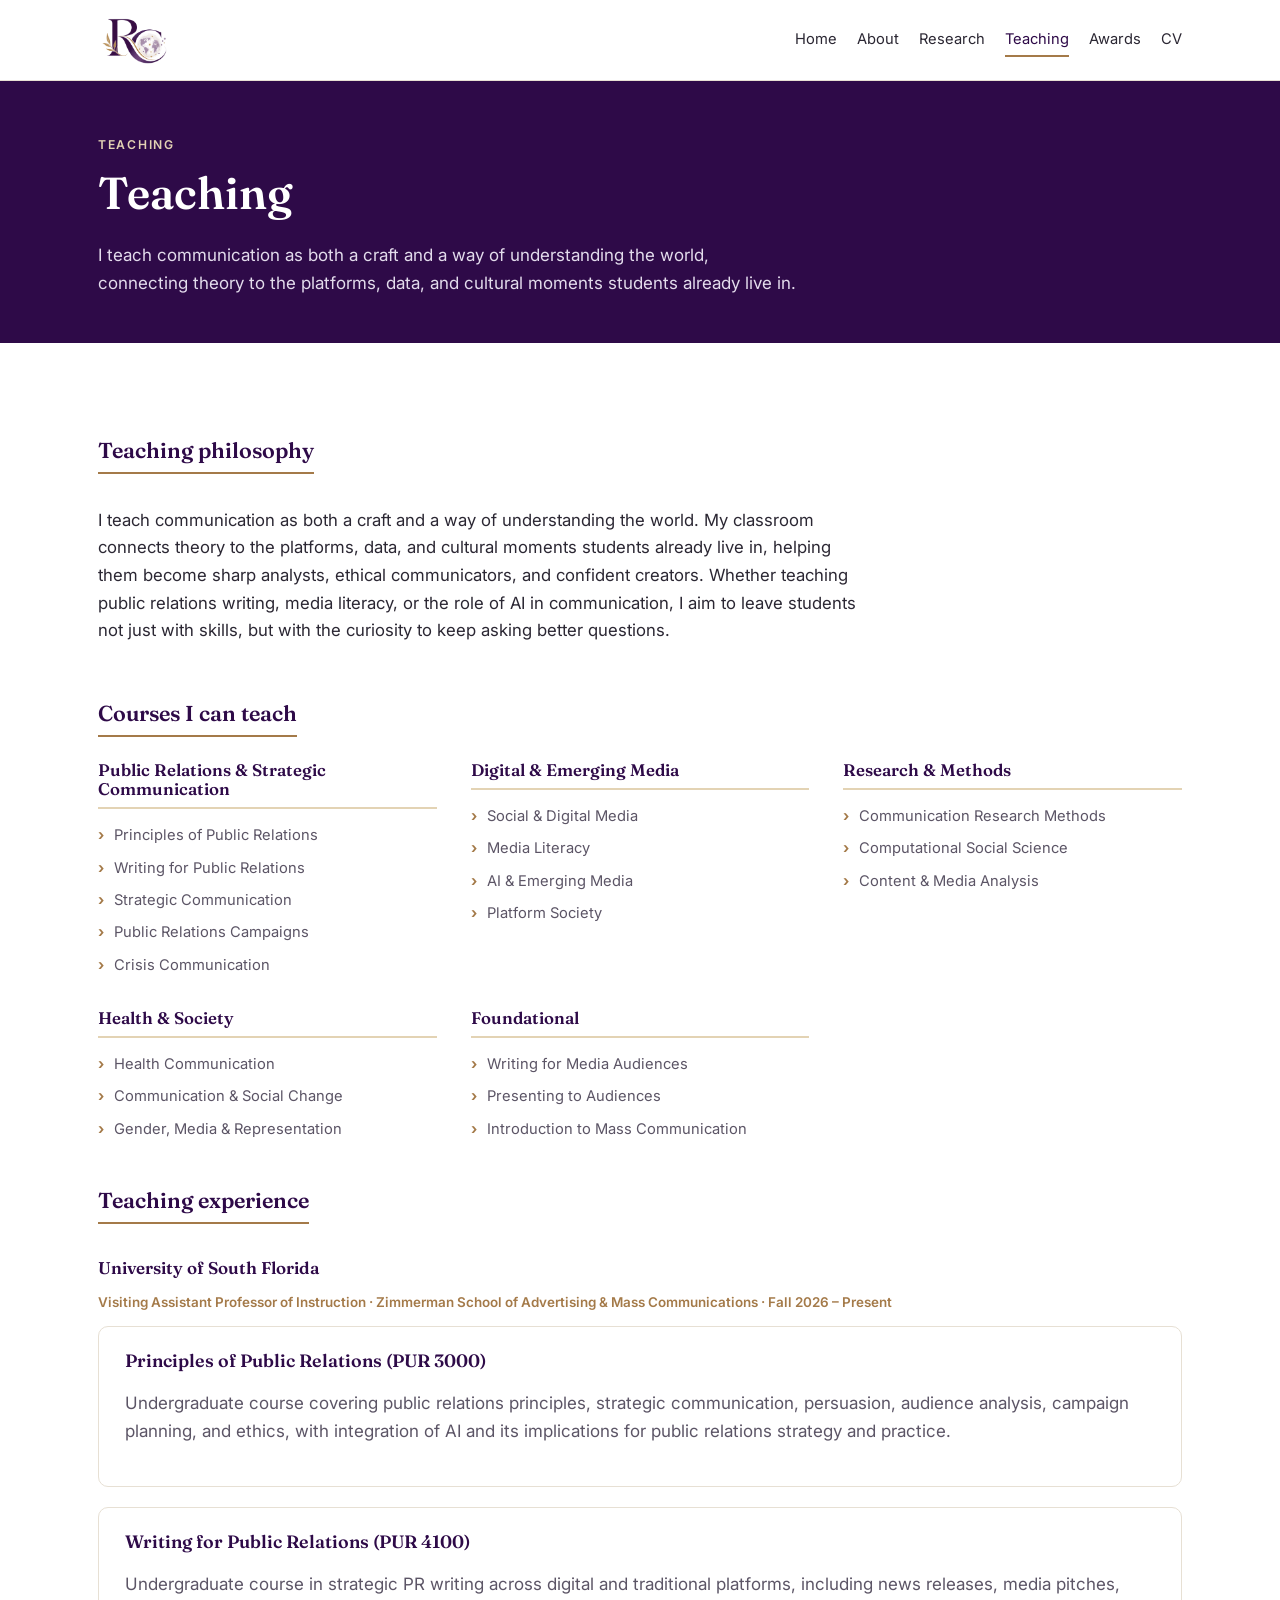
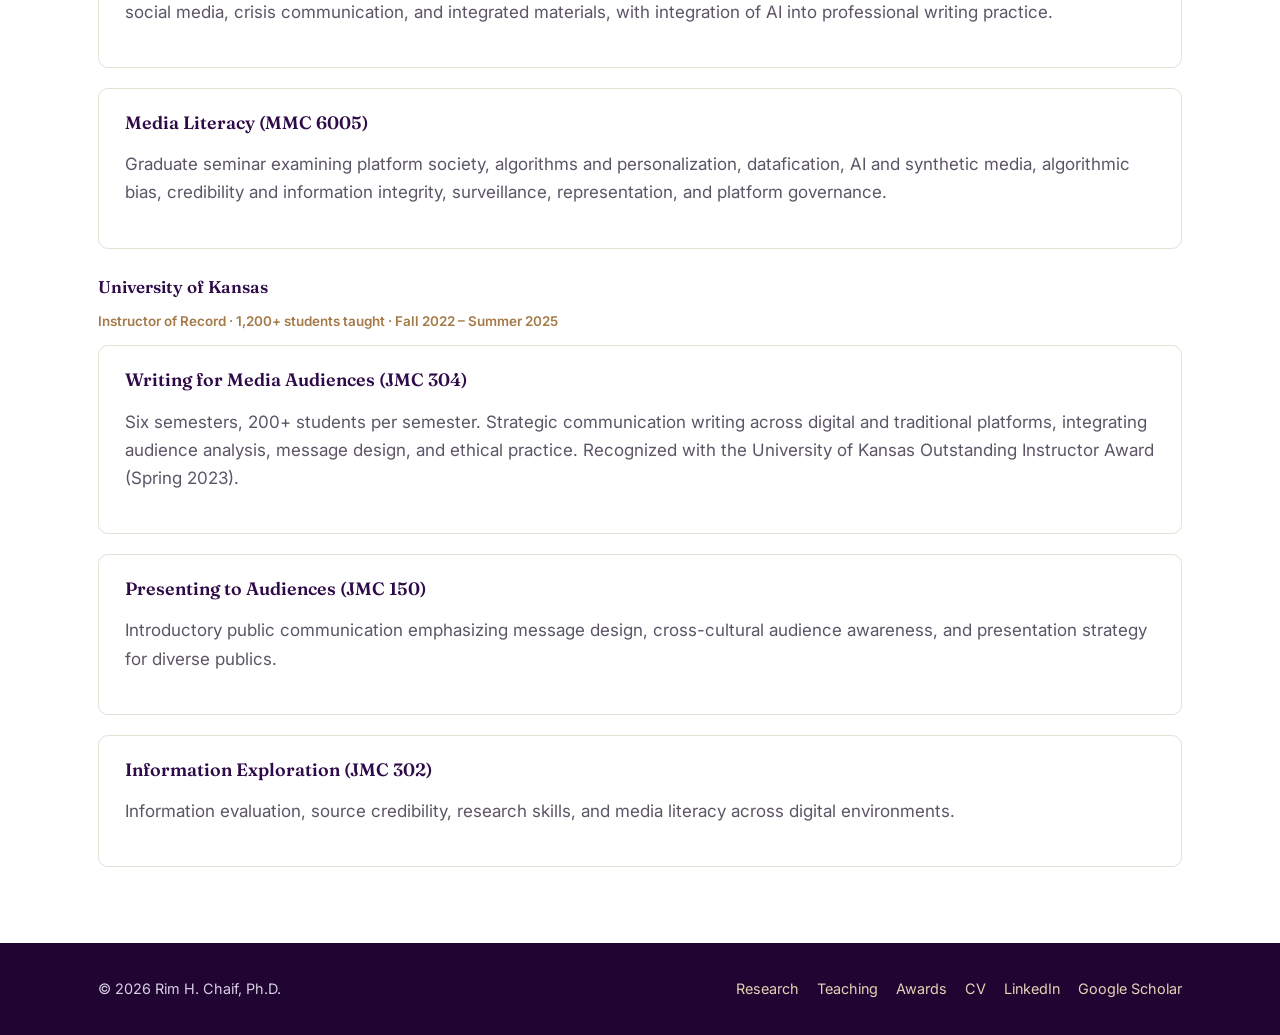
<file: teaching.html>
<!DOCTYPE html>
<html lang="en">
<head>
<meta charset="UTF-8">
<meta name="viewport" content="width=device-width, initial-scale=1.0">
<title>Teaching · Rim H. Chaif, Ph.D.</title>
<link rel="preconnect" href="https://fonts.googleapis.com">
<link rel="preconnect" href="https://fonts.gstatic.com" crossorigin>
<link href="https://fonts.googleapis.com/css2?family=Fraunces:ital,opsz,wght@0,9..144,400;0,9..144,600;1,9..144,400&family=Inter:wght@400;500;600&display=swap" rel="stylesheet">
<link rel="stylesheet" href="style.css">
</head>
<body>
<header class="site-header">
  <div class="nav-inner">
    <div class="brand">
      <a href="index.html"><img class="logo-img" src="assets/images/logo-rc.png" alt="Rim H. Chaif"></a>
    </div>
    <button class="nav-toggle" aria-label="Toggle navigation" onclick="document.getElementById('nav').classList.toggle('open')">☰</button>
    <nav class="nav-links" id="nav">
      <a href="index.html" >Home</a>
      <a href="about.html" >About</a>
      <a href="research.html" >Research</a>
      <a href="teaching.html" class="active">Teaching</a>
      <a href="awards.html" >Awards</a>
      <a href="cv.html" >CV</a>
    </nav>
  </div>
</header>
<section class="page-head"><div class="wrap"><div class="eyebrow">Teaching</div><h1>Teaching</h1><p>I teach communication as both a craft and a way of understanding the world, connecting theory to the platforms, data, and cultural moments students already live in.</p></div></section>
<section><div class="wrap">
<h3 class="subhead">Teaching philosophy</h3>
<p style="max-width:70ch; font-size:1.05rem;">I teach communication as both a craft and a way of understanding the world. My classroom connects theory to the platforms, data, and cultural moments students already live in, helping them become sharp analysts, ethical communicators, and confident creators. Whether teaching public relations writing, media literacy, or the role of AI in communication, I aim to leave students not just with skills, but with the curiosity to keep asking better questions.</p>

<h3 class="subhead">Courses I can teach</h3>
<div class="teach-grid">
  <div class="teach-col">
    <h4>Public Relations &amp; Strategic Communication</h4>
    <ul><li>Principles of Public Relations</li><li>Writing for Public Relations</li><li>Strategic Communication</li><li>Public Relations Campaigns</li><li>Crisis Communication</li></ul>
  </div>
  <div class="teach-col">
    <h4>Digital &amp; Emerging Media</h4>
    <ul><li>Social &amp; Digital Media</li><li>Media Literacy</li><li>AI &amp; Emerging Media</li><li>Platform Society</li></ul>
  </div>
  <div class="teach-col">
    <h4>Research &amp; Methods</h4>
    <ul><li>Communication Research Methods</li><li>Computational Social Science</li><li>Content &amp; Media Analysis</li></ul>
  </div>
  <div class="teach-col">
    <h4>Health &amp; Society</h4>
    <ul><li>Health Communication</li><li>Communication &amp; Social Change</li><li>Gender, Media &amp; Representation</li></ul>
  </div>
  <div class="teach-col">
    <h4>Foundational</h4>
    <ul><li>Writing for Media Audiences</li><li>Presenting to Audiences</li><li>Introduction to Mass Communication</li></ul>
  </div>
</div>

<h3 class="subhead" style="margin-top:44px;">Teaching experience</h3>
<h4 style="color:var(--plum); font-family:'Fraunces',serif; margin:18px 0 4px;">University of South Florida</h4>
<p class="meta">Visiting Assistant Professor of Instruction · Zimmerman School of Advertising &amp; Mass Communications · Fall 2026 – Present</p>
<div class="card"><h3>Principles of Public Relations (PUR 3000)</h3><p class="muted">Undergraduate course covering public relations principles, strategic communication, persuasion, audience analysis, campaign planning, and ethics, with integration of AI and its implications for public relations strategy and practice.</p></div>
<div class="card"><h3>Writing for Public Relations (PUR 4100)</h3><p class="muted">Undergraduate course in strategic PR writing across digital and traditional platforms, including news releases, media pitches, social media, crisis communication, and integrated materials, with integration of AI into professional writing practice.</p></div>
<div class="card"><h3>Media Literacy (MMC 6005)</h3><p class="muted">Graduate seminar examining platform society, algorithms and personalization, datafication, AI and synthetic media, algorithmic bias, credibility and information integrity, surveillance, representation, and platform governance.</p></div>
<h4 style="color:var(--plum); font-family:'Fraunces',serif; margin:28px 0 4px;">University of Kansas</h4>
<p class="meta">Instructor of Record · 1,200+ students taught · Fall 2022 – Summer 2025</p>
<div class="card"><h3>Writing for Media Audiences (JMC 304)</h3><p class="muted">Six semesters, 200+ students per semester. Strategic communication writing across digital and traditional platforms, integrating audience analysis, message design, and ethical practice. Recognized with the University of Kansas Outstanding Instructor Award (Spring 2023).</p></div>
<div class="card"><h3>Presenting to Audiences (JMC 150)</h3><p class="muted">Introductory public communication emphasizing message design, cross-cultural audience awareness, and presentation strategy for diverse publics.</p></div>
<div class="card"><h3>Information Exploration (JMC 302)</h3><p class="muted">Information evaluation, source credibility, research skills, and media literacy across digital environments.</p></div>
</div></section>

<footer class="site-footer">
  <div class="wrap footer-inner">
    <div>© 2026 Rim H. Chaif, Ph.D.</div>
    <nav class="fnav">
      <a href="research.html">Research</a>
      <a href="teaching.html">Teaching</a>
      <a href="awards.html">Awards</a>
      <a href="cv.html">CV</a>
    <a href="https://www.linkedin.com/in/rim-hayat-chaif/" target="_blank" rel="noopener">LinkedIn</a><a href="https://scholar.google.com/citations?user=jyKJPnQAAAAJ&hl=en" target="_blank" rel="noopener">Google Scholar</a></nav>
  </div>
</footer>
</body>
</html>
</file>
<file: style.css>
/* ============================================================
   Rim H. Chaif — academic site
   Palette: deep aubergine/plum + warm gold, ivory, ink
   Type: Fraunces (display serif) + Inter (body)
   ============================================================ */

:root {
  --plum: #2e0a48;          /* brand deep purple (name text) */
  --plum-deep: #200533;     /* darkest purple */
  --plum-mid: #4e2953;      /* brand mid purple (monogram) */
  --gold: #a47a49;          /* brand gold (laurel) */
  --gold-soft: #bd9256;     /* lighter gold */
  --gold-pale: #e3d3b4;     /* pale gold */
  --ivory: #f7f4ef;         /* warm ivory */
  --paper: #ffffff;
  --ink: #2b2733;
  --ink-soft: #5c5566;
  --line: #e7e0d4;
  --burgundy: #6e2433;
  --burgundy-soft: #8c3444;
  --burgundy-pale: #e7cdd2;
  --max: 1140px;
}

*, *::before, *::after { box-sizing: border-box; }
html { scroll-behavior: smooth; }

body {
  margin: 0;
  font-family: "Inter", system-ui, -apple-system, sans-serif;
  color: var(--ink);
  background: var(--paper);
  line-height: 1.65;
  font-size: 17px;
}

@media (prefers-reduced-motion: reduce) {
  html { scroll-behavior: auto; }
  * { animation: none !important; transition: none !important; }
}

h1,h2,h3,h4 {
  font-family: "Fraunces", Georgia, serif;
  color: var(--plum);
  line-height: 1.15;
  font-weight: 600;
  margin: 0 0 0.5em;
}
a { color: var(--gold); text-decoration: none; }
a:hover { text-decoration: underline; }
img { max-width: 100%; display: block; }

.wrap { max-width: var(--max); margin: 0 auto; padding: 0 28px; }

/* ---------- Header ---------- */
.site-header {
  position: sticky; top: 0; z-index: 60;
  background: rgba(255,255,255,0.97);
  backdrop-filter: blur(6px);
  border-bottom: 1px solid var(--line);
}
.nav-inner {
  display: flex; align-items: center; justify-content: space-between;
  gap: 20px; padding: 14px 28px; max-width: var(--max); margin: 0 auto;
}
.brand { display: flex; align-items: center; gap: 12px; }
.brand a { display: flex; align-items: center; }
.brand .logo-img { height: 52px; width: auto; display: block; }
@media (max-width: 860px) { .brand .logo-img { height: 44px; } }
.nav-links { display: flex; gap: 20px; flex-wrap: wrap; align-items: center; }
.nav-links a {
  color: var(--ink); font-size: 0.92rem; padding: 4px 0;
  border-bottom: 2px solid transparent;
}
.nav-links a:hover { color: var(--plum); text-decoration: none; }
.nav-links a.active { color: var(--plum); border-bottom-color: var(--gold); }
.nav-toggle {
  display: none; background: none; border: 1px solid var(--line);
  border-radius: 6px; padding: 6px 10px; font-size: 1.1rem; cursor: pointer; color: var(--plum);
}
@media (max-width: 860px) {
  .nav-toggle { display: block; }
  .nav-links { display: none; width: 100%; flex-direction: column; gap: 2px; padding: 10px 0 4px; align-items: flex-start; }
  .nav-links.open { display: flex; }
  .nav-inner { flex-wrap: wrap; }
}

/* ---------- Hero ---------- */
.hero { background: linear-gradient(180deg, var(--ivory) 0%, #fff 100%); border-bottom: 1px solid var(--line); }
.hero-grid {
  display: grid; grid-template-columns: 1.05fr 0.95fr; gap: 48px;
  align-items: center; padding: 60px 0;
}
.hero h1 { font-size: clamp(2.6rem, 5.5vw, 4rem); margin-bottom: 10px; letter-spacing: -0.01em; }
.hero h1 .cred { color: var(--gold); font-style: italic; font-weight: 400; }
.hero .eyebrow { color: var(--gold); font-weight: 600; font-size: 1.02rem; line-height: 1.5; margin-bottom: 20px; }
.hero p.lead { color: var(--ink-soft); font-size: 1.06rem; max-width: 48ch; }
.hero-photo {
  border-radius: 12px; overflow: hidden; aspect-ratio: 4/5;
  box-shadow: 0 18px 50px rgba(61,35,82,0.22); border: 1px solid var(--line);
  background: #ece7dd;
}
.hero-photo img { width: 100%; height: 100%; object-fit: cover; object-position: center 22%; }
.btn-row { display: flex; gap: 14px; margin: 28px 0 22px; flex-wrap: wrap; }
.btn { display: inline-flex; align-items: center; gap: 8px; padding: 12px 24px; border-radius: 7px; font-weight: 600; font-size: 0.95rem; cursor: pointer; }
.btn-primary { background: var(--plum); color: #fff; }
.btn-primary:hover { background: var(--plum-deep); text-decoration: none; }
.btn-ghost { border: 1.5px solid var(--plum); color: var(--plum); background: transparent; }
.btn-ghost:hover { background: var(--plum); color: #fff; text-decoration: none; }
.social-row { display: flex; gap: 12px; }
.social-row a {
  width: 38px; height: 38px; display: flex; align-items: center; justify-content: center;
  background: var(--plum); color: #fff; border-radius: 7px; font-size: 0.8rem; font-weight: 600;
}
.social-row a:hover { background: var(--gold); text-decoration: none; }
@media (max-width: 860px) {
  .hero-grid { grid-template-columns: 1fr; padding: 36px 0; gap: 30px; }
  .hero-photo { max-width: 340px; margin: 0 auto; }
}

/* ---------- Page head (interior) ---------- */
.page-head { background: var(--plum); color: #fff; padding: 54px 0 46px; }
.page-head h1 { color: #fff; font-size: clamp(2rem, 4vw, 2.8rem); }
.page-head .eyebrow { color: var(--gold-pale); text-transform: uppercase; letter-spacing: 0.14em; font-size: 0.76rem; font-weight: 600; margin-bottom: 12px; }
.page-head p { color: #e3dcec; max-width: 64ch; margin: 0; }
.page-head a { color: var(--gold-pale); }

/* ---------- Sections ---------- */
section { padding: 56px 0; }
section.tight { padding: 40px 0; }
.eyebrow-c { text-align: center; color: var(--gold); text-transform: uppercase; letter-spacing: 0.16em; font-size: 0.76rem; font-weight: 700; margin-bottom: 10px; }
.eyebrow-c::before, .eyebrow-c::after { content: "—"; margin: 0 10px; color: var(--gold-soft); }
h2.center { text-align: center; }
.subhead { font-family: "Fraunces", serif; color: var(--plum); font-size: 1.35rem; margin: 40px 0 16px; padding-bottom: 8px; border-bottom: 2px solid var(--gold); display: inline-block; }

/* ---------- Research areas (icons row) ---------- */
.areas { display: grid; grid-template-columns: repeat(3,1fr); gap: 36px; margin-top: 26px; }
.areas.areas-4 { grid-template-columns: repeat(2,1fr); gap: 32px 48px; max-width: 900px; margin-left: auto; margin-right: auto; }
.area { text-align: left; }
.area .ic { width: 54px; height: 54px; border-radius: 50%; background: var(--ivory); border: 1px solid var(--line); display: flex; align-items: center; justify-content: center; font-size: 1.4rem; margin-bottom: 14px; }
.area .num { font-family: "Fraunces", serif; font-size: 1.7rem; font-weight: 600; color: var(--gold); margin-bottom: 10px; line-height: 1; padding-bottom: 10px; border-bottom: 2px solid var(--gold-pale); display: inline-block; }
.area h4 { font-size: 1.05rem; margin-bottom: 6px; }
.area p { color: var(--ink-soft); font-size: 0.9rem; margin: 0; }
@media (max-width: 760px) { .areas { grid-template-columns: 1fr; gap: 24px; } }

/* ---------- Selected research cards (image cards) ---------- */
.rcards { display: grid; grid-template-columns: repeat(3,1fr); gap: 26px; margin-top: 26px; }
.rcard { border: 1px solid var(--line); border-radius: 12px; overflow: hidden; background: #fff; transition: transform .18s, box-shadow .18s; display: flex; flex-direction: column; }
.rcard:hover { transform: translateY(-4px); box-shadow: 0 14px 34px rgba(61,35,82,0.14); text-decoration: none; }
.rcard .ph { aspect-ratio: 4/3; overflow: hidden; position: relative; background: #ece7dd; }
.rcard .ph img { width: 100%; height: 100%; object-fit: cover; }
.rcard .yr { position: absolute; top: 12px; left: 12px; background: var(--plum); color: #fff; font-size: 0.72rem; font-weight: 600; padding: 3px 10px; border-radius: 20px; }
.rcard .bd { padding: 18px 20px 22px; flex: 1; display: flex; flex-direction: column; }
.rcard h3 { font-size: 1.08rem; color: var(--plum); margin-bottom: 8px; line-height: 1.25; }
.rcard p { color: var(--ink-soft); font-size: 0.88rem; margin: 0 0 14px; }
.rcard .go { margin-top: auto; color: var(--gold); font-weight: 600; font-size: 0.85rem; }
@media (max-width: 820px) { .rcards { grid-template-columns: 1fr; } }

/* ---------- Research in action band ---------- */
.band { background: var(--burgundy); color: #fff; margin: 40px 0; }
.band > .wrap { padding-top: 20px; padding-bottom: 20px; }
.band .eyebrow-c { color: var(--gold-pale); }
.band-grid { display: grid; grid-template-columns: 1fr 1fr; gap: 44px; align-items: center; }
.band-grid h2 { color: #fff; font-size: clamp(1.6rem,3vw,2.2rem); }
.band-grid p { color: #ddd4e8; }
.band-photo { border-radius: 12px; overflow: hidden; box-shadow: 0 16px 40px rgba(0,0,0,0.3); }
.band-photo img { width: 100%; display: block; }
@media (max-width: 820px) { .band-grid { grid-template-columns: 1fr; gap: 26px; } }

/* ---------- Recognition strip ---------- */
.recog { display: grid; grid-template-columns: repeat(3,1fr); gap: 28px; margin-top: 26px; }
.rec { display: flex; gap: 16px; align-items: flex-start; }
.rec .thumb { width: 92px; height: 92px; flex: none; border-radius: 10px; overflow: hidden; border: 1px solid var(--line); }
.rec .thumb img { width: 100%; height: 100%; object-fit: cover; }
.rec .trophy { color: var(--gold); font-size: 1.1rem; }
.rec h4 { font-size: 0.98rem; margin: 2px 0 4px; }
.rec .who { color: var(--gold); font-weight: 600; font-size: 0.8rem; }
.rec p { color: var(--ink-soft); font-size: 0.82rem; margin: 4px 0 0; }
@media (max-width: 820px) { .recog { grid-template-columns: 1fr; gap: 20px; } }

/* ---------- Journey ---------- */
.journey { background: var(--ivory); border-top: 1px solid var(--line); border-bottom: 1px solid var(--line); }
.journey-grid { display: grid; grid-template-columns: 0.9fr 1.1fr; gap: 44px; align-items: center; }
.journey-photos { display: grid; grid-template-columns: 1fr 1fr; gap: 12px; }
.journey-photos img { border-radius: 10px; aspect-ratio: 1/1; object-fit: cover; width: 100%; box-shadow: 0 8px 22px rgba(61,35,82,0.12); }
.journey .eyebrow { color: var(--gold); text-transform: uppercase; letter-spacing: 0.12em; font-size: 0.76rem; font-weight: 700; margin-bottom: 10px; }
@media (max-width: 820px) { .journey-grid { grid-template-columns: 1fr; gap: 28px; } }

/* ---------- Cards / prose ---------- */
.card { background: #fff; border: 1px solid var(--line); border-radius: 10px; padding: 24px 26px; margin-bottom: 20px; }
.card h3 { font-size: 1.12rem; margin-bottom: 6px; }
.meta { color: var(--gold); font-weight: 600; font-size: 0.84rem; }
.muted { color: var(--ink-soft); }
.two-col { display: grid; grid-template-columns: 1fr 1fr; gap: 30px; }
@media (max-width: 760px){ .two-col { grid-template-columns: 1fr; } }

.pub-list { list-style: none; padding: 0; margin: 0; counter-reset: pub; }
.pub-list li { padding: 16px 0 16px 42px; border-bottom: 1px solid var(--line); position: relative; }
.pub-list li::before { counter-increment: pub; content: counter(pub); position: absolute; left: 0; top: 16px; font-family: "Fraunces", serif; color: var(--gold); font-size: 1.05rem; font-weight: 600; }
.pub-list li:last-child { border-bottom: none; }
.pub-list .venue { font-style: italic; color: var(--ink-soft); }
.pub-list .badge { display: inline-block; margin-top: 6px; font-size: 0.72rem; color: var(--gold); border: 1px solid var(--gold); border-radius: 20px; padding: 2px 10px; }

.tag-list { display: flex; flex-wrap: wrap; gap: 10px; margin: 8px 0 0; padding: 0; list-style: none; }
.tag-list li { background: var(--ivory); border: 1px solid var(--line); border-radius: 6px; padding: 6px 14px; font-size: 0.85rem; }

.timeline { list-style: none; padding: 0; margin: 0; }
.timeline li { padding: 0 0 24px 26px; border-left: 2px solid var(--line); position: relative; }
.timeline li::before { content: ""; position: absolute; left: -7px; top: 4px; width: 12px; height: 12px; background: var(--gold); border-radius: 50%; }
.timeline li:last-child { border-left-color: transparent; }
.timeline .yr { color: var(--gold); font-weight: 600; font-size: 0.84rem; }
.timeline h4 { margin: 2px 0 4px; font-size: 1.04rem; }

/* ---------- Awards gallery ---------- */
.gallery { display: grid; grid-template-columns: repeat(3,1fr); gap: 22px; margin-top: 8px; }
.gitem { border: 1px solid var(--line); border-radius: 10px; overflow: hidden; background: #fff; cursor: pointer; transition: transform .18s, box-shadow .18s; }
.gitem:hover { transform: translateY(-4px); box-shadow: 0 14px 30px rgba(61,35,82,0.16); }
.gitem .gimg { aspect-ratio: 4/3; overflow: hidden; background: var(--ivory); }
.gitem .gimg img { width: 100%; height: 100%; object-fit: cover; object-position: center; }
.gitem .gcap { padding: 12px 16px 16px; }
.gitem h4 { font-size: 0.96rem; margin: 0 0 4px; color: var(--plum); }
.gitem p { font-size: 0.8rem; color: var(--ink-soft); margin: 0; }
@media (max-width: 820px){ .gallery { grid-template-columns: 1fr 1fr; } }
@media (max-width: 520px){ .gallery { grid-template-columns: 1fr; } }

/* lightbox */
.lb { position: fixed; inset: 0; background: rgba(30,18,42,0.92); display: none; align-items: center; justify-content: center; z-index: 200; padding: 30px; }
.lb.open { display: flex; }
.lb img { max-width: 92%; max-height: 88%; border-radius: 8px; box-shadow: 0 20px 60px rgba(0,0,0,0.5); }
.lb .close { position: absolute; top: 22px; right: 30px; color: #fff; font-size: 2rem; cursor: pointer; line-height: 1; background: none; border: none; }
.lb .cap { position: absolute; bottom: 26px; left: 0; right: 0; text-align: center; color: #f0e9d8; font-size: 0.9rem; }

/* ---------- News ---------- */
.news-list { list-style: none; padding: 0; margin: 0; }
.news-list li { display: grid; grid-template-columns: 120px 1fr; gap: 20px; padding: 18px 0; border-bottom: 1px solid var(--line); }
.news-list .date { color: var(--gold); font-weight: 600; font-size: 0.84rem; }
.news-list h4 { margin: 0 0 4px; font-size: 1.02rem; }
@media (max-width: 620px){ .news-list li { grid-template-columns: 1fr; gap: 3px; } }

/* ---------- Contact ---------- */
.contact-grid { display: grid; grid-template-columns: 1fr 1fr; gap: 32px; }
.contact-grid .label { font-size: 0.76rem; text-transform: uppercase; letter-spacing: 0.1em; color: var(--gold); font-weight: 600; }
@media (max-width: 700px){ .contact-grid { grid-template-columns: 1fr; } }

/* ---------- Quote ---------- */
.quote { background: var(--ivory); text-align: center; padding: 44px 0; border-top: 1px solid var(--line); }
.quote p { font-family: "Fraunces", serif; font-style: italic; font-size: clamp(1.1rem,2.4vw,1.5rem); color: var(--plum); margin: 0 auto; max-width: 62ch; }
.quote .m { color: var(--gold); }

/* ---------- CV ---------- */
.cv-embed { width: 100%; min-height: 900px; border: 1px solid var(--line); border-radius: 8px; margin-top: 8px; }

/* ---------- Footer ---------- */
.site-footer { background: var(--plum-deep); color: #d8cfe4; padding: 34px 0; font-size: 0.9rem; }
.footer-inner { display: flex; justify-content: space-between; flex-wrap: wrap; gap: 16px; align-items: center; }
.site-footer a { color: var(--gold-pale); }
.site-footer .fnav { display: flex; gap: 18px; flex-wrap: wrap; }

/* ---------- Project detail page ---------- */
.proj-hero { background: var(--plum); color: #fff; padding: 48px 0 44px; }
.proj-hero .eyebrow { color: var(--gold-pale); text-transform: uppercase; letter-spacing: 0.12em; font-size: 0.76rem; font-weight: 600; margin-bottom: 12px; }
.proj-hero h1 { color: #fff; font-size: clamp(1.7rem, 3.4vw, 2.5rem); max-width: 20ch; }
.proj-hero .collab { color: var(--gold-pale); font-size: 1rem; margin-top: 10px; font-style: italic; }
.proj-back { display:inline-block; margin-bottom:18px; color: var(--gold-pale); font-size:0.85rem; }
.proj-grid { display: grid; grid-template-columns: 1.15fr 0.85fr; gap: 44px; align-items: start; margin-top: 8px; }
.proj-grid.photo-big { grid-template-columns: 1fr 1fr; }
.proj-photo { border-radius: 12px; overflow: hidden; box-shadow: 0 14px 36px rgba(46,10,72,0.16); border: 1px solid var(--line); }
.proj-photo img { width: 100%; display: block; }
.proj-photo figcaption { font-size: 0.78rem; color: var(--ink-soft); padding: 10px 14px; background: var(--ivory); }
.proj-body p { margin: 0 0 16px; }
.proj-meta { margin-top: 26px; border-top: 1px solid var(--line); padding-top: 20px; }
.proj-meta .row { display: grid; grid-template-columns: 130px 1fr; gap: 14px; padding: 8px 0; font-size: 0.92rem; }
.proj-meta .k { color: var(--gold); font-weight: 600; text-transform: uppercase; letter-spacing: 0.04em; font-size: 0.74rem; padding-top: 2px; }
.proj-meta .badge { display:inline-block; font-size: 0.78rem; color: var(--gold); border: 1px solid var(--gold); border-radius: 20px; padding: 2px 10px; }
@media (max-width: 820px){ .proj-grid { grid-template-columns: 1fr; gap: 26px; } }

/* Method tags in the band */
.method-tags { display: flex; flex-wrap: wrap; gap: 10px; margin-top: 22px; }
.method-tags span { border: 1px solid var(--gold-pale); color: var(--gold-pale); border-radius: 20px; padding: 5px 14px; font-size: 0.8rem; font-weight: 500; }

/* IPSR emblem thumbnail (neutral, branded) */
.thumb-emblem { background: var(--plum); display: flex; align-items: center; justify-content: center; border: 1px solid var(--gold-pale); }
.thumb-emblem span { font-size: 2rem; }

/* ---------- My Journey: scattered magazine layout ---------- */
.journey-mag {
  display: grid;
  grid-template-columns: 200px 1fr 200px;
  grid-template-rows: auto auto;
  gap: 24px 34px;
  align-items: center;
  max-width: 960px;
  margin: 0 auto;
}
.journey-mag .jm { border-radius: 10px; object-fit: cover; cursor: pointer; box-shadow: 0 10px 26px rgba(46,10,72,0.14); transition: transform .18s; width: 100%; }
.journey-mag .jm:hover { transform: scale(1.03); }
.journey-mag .jm1 { grid-column: 1; grid-row: 1; aspect-ratio: 3/4; margin-top: -18px; }
.journey-mag .jm2 { grid-column: 3; grid-row: 1; aspect-ratio: 1/1; margin-top: 30px; }
.journey-mag .jm3 { grid-column: 1; grid-row: 2; aspect-ratio: 1/1; margin-bottom: -18px; }
.journey-mag .jm4 { grid-column: 3; grid-row: 2; aspect-ratio: 3/4; margin-bottom: 24px; }
.journey-mag .jm-text { grid-column: 2; grid-row: 1 / span 2; text-align: center; }
.journey-mag .jm-text p { color: var(--ink-soft); margin: 0 0 16px; }
.journey-mag .jm-text .btn { margin-top: 6px; }
@media (max-width: 820px){
  .journey-mag { grid-template-columns: 1fr 1fr; }
  .journey-mag .jm-text { grid-column: 1 / span 2; grid-row: 1; margin-bottom: 10px; }
  .journey-mag .jm1 { grid-column: 1; grid-row: 2; margin: 0; }
  .journey-mag .jm2 { grid-column: 2; grid-row: 2; margin: 0; }
  .journey-mag .jm3 { grid-column: 1; grid-row: 3; margin: 0; }
  .journey-mag .jm4 { grid-column: 2; grid-row: 3; margin: 0; }
}

/* About page photo grids */
.photo-grid { display: grid; grid-template-columns: repeat(3,1fr); gap: 14px; }
.photo-grid img { width: 100%; aspect-ratio: 1/1; object-fit: cover; border-radius: 10px; cursor: pointer; box-shadow: 0 8px 20px rgba(46,10,72,0.12); transition: transform .18s; }
.photo-grid img:hover { transform: scale(1.03); }
.photo-grid-5 { grid-template-columns: repeat(5,1fr); }
@media (max-width: 900px){ .photo-grid-5 { grid-template-columns: repeat(3,1fr); } }
@media (max-width: 620px){ .photo-grid, .photo-grid-5 { grid-template-columns: repeat(2,1fr); } }

/* Teaching: courses I can teach grid */
.teach-grid { display: grid; grid-template-columns: repeat(3,1fr); gap: 28px 34px; margin-top: 8px; }
.teach-col h4 { color: var(--plum); font-family: "Fraunces", serif; font-size: 1.05rem; margin: 0 0 10px; padding-bottom: 8px; border-bottom: 2px solid var(--gold-pale); }
.teach-col ul { list-style: none; padding: 0; margin: 0; }
.teach-col li { padding: 4px 0 4px 16px; position: relative; color: var(--ink-soft); font-size: 0.92rem; }
.teach-col li::before { content: "›"; position: absolute; left: 0; color: var(--gold); font-weight: 700; }
@media (max-width: 820px){ .teach-grid { grid-template-columns: 1fr 1fr; } }
@media (max-width: 560px){ .teach-grid { grid-template-columns: 1fr; } }

/* About page restructured layout */
.about-top { display: grid; grid-template-columns: 1.4fr 0.9fr; gap: 48px; align-items: start; }
.about-bio p { margin: 0 0 16px; }
.about-portrait img { width: 100%; border-radius: 12px; box-shadow: 0 16px 40px rgba(46,10,72,0.18); object-fit: cover; }
.lang-inline { margin-top: 20px; padding-top: 16px; border-top: 1px solid var(--line); color: var(--ink-soft); font-size: 0.95rem; }
.lang-inline .lang-label { color: var(--gold); font-weight: 600; text-transform: uppercase; letter-spacing: 0.08em; font-size: 0.76rem; margin-right: 10px; }
@media (max-width: 820px){ .about-top { grid-template-columns: 1fr; gap: 28px; } .about-portrait img { max-width: 320px; } }

/* ============ About page (reference layout) ============ */
/* Hero: text left, photo bleeding right */
.ab-hero { display: grid; grid-template-columns: 1fr 1fr; align-items: stretch; min-height: 520px; }
.ab-hero-text { padding: 70px 40px 70px max(28px, calc((100vw - var(--max))/2 + 28px)); align-self: center; }
.ab-hero-text h1 { font-size: clamp(2.6rem, 5vw, 4rem); margin-bottom: 12px; }
.ab-hero-text h1 .cred { color: var(--gold); font-style: italic; font-weight: 400; }
.ab-hero-text .ab-sub { color: var(--gold); font-size: 1.1rem; line-height: 1.45; margin-bottom: 22px; font-weight: 500; }
.ab-hero-text p { color: var(--ink-soft); margin: 0 0 16px; }
.ab-hero-photo { position: relative; overflow: hidden; }
.ab-hero-photo img { position: absolute; inset: 0; width: 100%; height: 100%; object-fit: cover; object-position: center; }
.ab-hero-photo::before { content: ""; position: absolute; inset: 0; z-index: 2; box-shadow: inset 60px 0 60px -30px #fff; pointer-events: none; }
@media (max-width: 860px){
  .ab-hero { grid-template-columns: 1fr; }
  .ab-hero-text { padding: 44px 28px 24px; }
  .ab-hero-photo { height: 420px; }
  .ab-hero-photo::before { box-shadow: inset 0 60px 60px -30px #fff; }
}

/* My Journey */
.ab-journey { background: var(--ivory); border-top: 1px solid var(--line); border-bottom: 1px solid var(--line); padding: 56px 0; }
.ab-journey-grid { display: grid; grid-template-columns: 1fr 1fr; gap: 48px; align-items: center; }
.ab-journey-grid h2 { font-size: clamp(1.7rem, 3.2vw, 2.4rem); }
.ab-journey-photo img { width: 100%; border-radius: 12px; box-shadow: 0 16px 40px rgba(46,10,72,0.16); }
@media (max-width: 820px){ .ab-journey-grid { grid-template-columns: 1fr; gap: 26px; } }

/* Horizontal timeline */
.ab-path { padding: 56px 0; }
.timeline-h { display: grid; grid-template-columns: repeat(6,1fr); gap: 12px; margin-top: 24px; position: relative; }
.timeline-h.tl-edu { grid-template-columns: repeat(4,1fr); }
.timeline-h::before { content: ""; position: absolute; top: 27px; left: 7%; right: 7%; height: 2px; background: var(--line); z-index: 0; }
.th-item { text-align: center; position: relative; z-index: 1; }
.th-ic { width: 54px; height: 54px; margin: 0 auto 14px; border-radius: 50%; background: var(--ivory); border: 1px solid var(--gold-pale); display: flex; align-items: center; justify-content: center; font-size: 1.4rem; }
.th-yr { color: var(--gold); font-weight: 700; font-size: 0.82rem; }
.th-place { font-family: "Fraunces", serif; color: var(--plum); font-weight: 600; font-size: 0.86rem; margin: 3px 0; line-height: 1.2; }
.th-role { color: var(--ink-soft); font-size: 0.76rem; line-height: 1.3; }
@media (max-width: 900px){
  .timeline-h { grid-template-columns: repeat(2,1fr); gap: 26px 18px; }
  .timeline-h::before { display: none; }
}
@media (max-width: 520px){ .timeline-h { grid-template-columns: 1fr; } }

/* In the field cards */
.ab-cards { padding: 12px 0 56px; }
.ab-card-grid { display: grid; grid-template-columns: repeat(3,1fr); gap: 30px; margin-top: 26px; }
.ab-card { text-align: center; }
.ab-card-img { border-radius: 10px; overflow: hidden; aspect-ratio: 4/3; box-shadow: 0 12px 30px rgba(46,10,72,0.14); }
.ab-card-img img { width: 100%; height: 100%; object-fit: cover; cursor: pointer; transition: transform .2s; }
.ab-card-img img:hover { transform: scale(1.04); }
.ab-card h4 { font-size: 1.15rem; margin: 18px 0 8px; position: relative; display: inline-block; padding-bottom: 8px; }
.ab-card h4::after { content: ""; position: absolute; bottom: 0; left: 50%; transform: translateX(-50%); width: 36px; height: 2px; background: var(--gold); }
.ab-card p { color: var(--ink-soft); font-size: 0.88rem; margin: 4px auto 0; max-width: 30ch; }
@media (max-width: 820px){ .ab-card-grid { grid-template-columns: 1fr; gap: 34px; max-width: 400px; margin-left:auto; margin-right:auto; } }

/* Languages row */
.ab-lang { text-align: center; color: var(--plum); font-family: "Fraunces", serif; font-size: 1.05rem; }
.ab-lang .globe { color: var(--gold); margin-right: 8px; }


/* Burgundy accents */
.eyebrow-burgundy { color: var(--burgundy) !important; }
.eyebrow-burgundy::before, .eyebrow-burgundy::after { color: var(--burgundy-soft) !important; }
</file>
